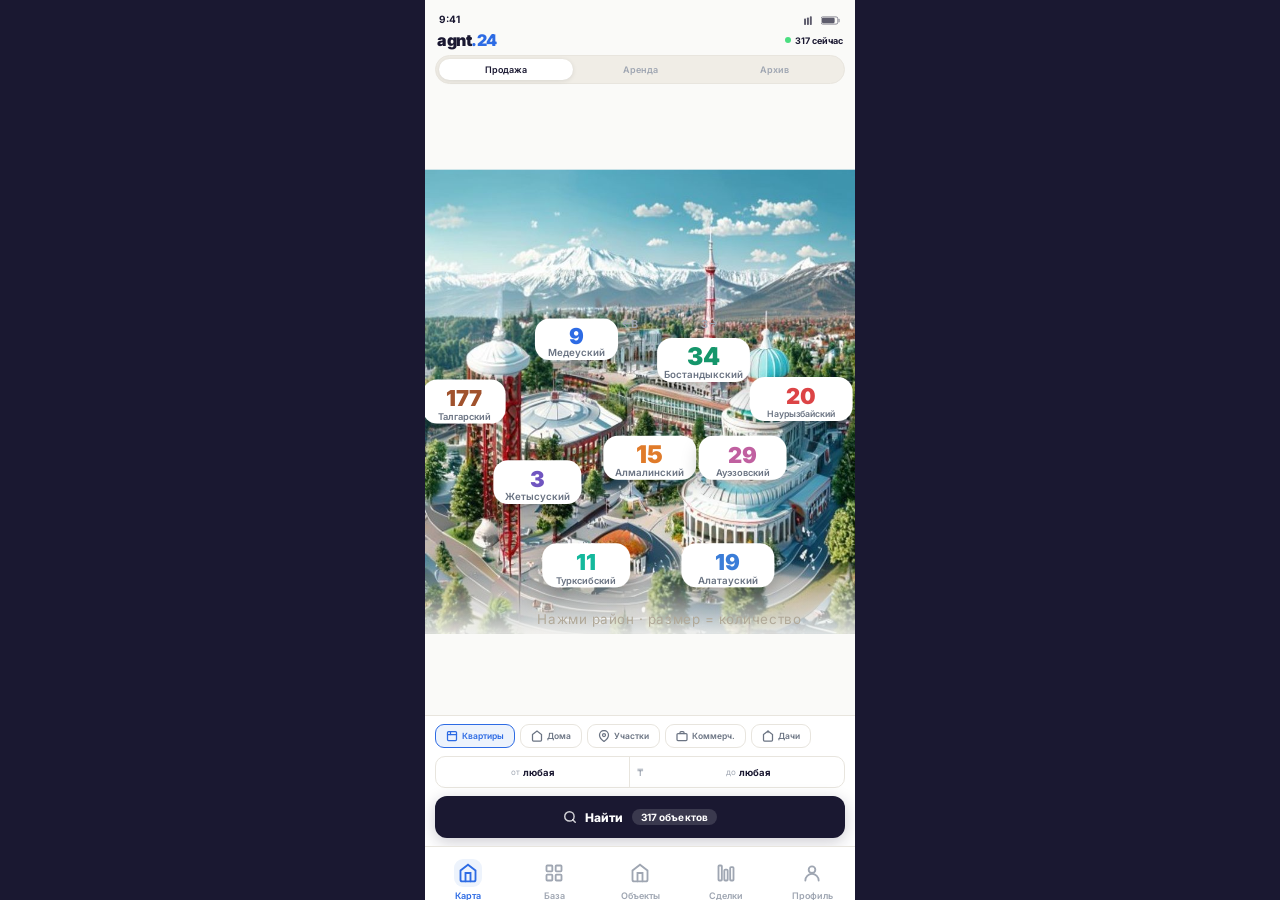
<file: projects/agnt-24-app/index.html>
<!DOCTYPE html>
<html lang="ru">
<head>
<meta charset="UTF-8">
<meta name="viewport" content="width=device-width, initial-scale=1, viewport-fit=cover">
<meta name="mobile-web-app-capable" content="yes">
<meta name="apple-mobile-web-app-capable" content="yes">
<meta name="apple-mobile-web-app-status-bar-style" content="black-translucent">
<meta name="theme-color" content="#1a1831">
<title>agnt.24</title>
<link rel="manifest" href="manifest.json">
<link rel="icon" href="icon.svg" type="image/svg+xml">
<link rel="apple-touch-icon" href="icon.svg">
<link rel="stylesheet" href="css/styles.css">
<script>
(function(){
  var TAB_H = 64;   // tab bar (виден на всех экранах)
  var FEED_HDR = 52; // feed header
  function setH(){
    var h = window.innerHeight;
    var s = document.documentElement.style;
    s.setProperty('--app-h', h + 'px');
    s.setProperty('--card-h', (h - TAB_H) + 'px');            // map/base screens
    s.setProperty('--feed-card-h', (h - FEED_HDR - TAB_H) + 'px'); // feed cards (над таб-баром)
  }
  setH();
  window.addEventListener('resize', setH);
  window.addEventListener('orientationchange', function(){ setTimeout(setH, 200); });
})();
</script>
</head>
<body>
<div id="app">

  <!-- ══════════════ SCREEN 1: MAP ══════════════ -->
  <div id="screen-map" class="screen active with-tabs">

    <!-- Status bar -->
    <div class="status-bar">
      <span class="time">9:41</span>
      <div class="icons">
        <svg width="13" height="9" viewBox="0 0 20 14" fill="#1a1831" opacity=".7"><rect x="0" y="4" width="3" height="10" rx="1"/><rect x="4.5" y="2.5" width="3" height="11.5" rx="1"/><rect x="9" y="0.5" width="3" height="13.5" rx="1"/></svg>
        <svg width="20" height="9" viewBox="0 0 44 18" fill="none"><rect x="0" y="1" width="37" height="16" rx="4" stroke="#1a1831" stroke-width="1.5" opacity=".7"/><rect x="38.5" y="5" width="3" height="8" rx="1.5" fill="#1a1831" opacity=".35"/><rect x="2" y="3" width="28" height="12" rx="2.5" fill="#1a1831" opacity=".7"/></svg>
      </div>
    </div>

    <!-- Header -->
    <div class="map-hdr1">
      <div class="logo">agnt<span>.24</span></div>
      <div class="live-chip">
        <div class="live-dot"></div>
        <span id="liveCount">319 сейчас</span>
      </div>
    </div>

    <!-- Trio toggle -->
    <div class="trio">
      <div class="trio-btn on" data-mode="sale">Продажа</div>
      <div class="trio-btn" data-mode="rent">Аренда</div>
      <div class="trio-btn" data-mode="archive">Архив</div>
    </div>

    <!-- Archive date (hidden by default) -->
    <div id="archDateStrip" class="arch-date-strip">
      <svg width="10" height="10" viewBox="0 0 24 24" fill="none" stroke="currentColor" stroke-width="2" stroke-linecap="round"><circle cx="12" cy="12" r="10"/><polyline points="12 6 12 12 16 14"/></svg>
      23 июня — 30 июня · за 7 дней
    </div>

    <!-- MAP SVG (south-up: mountains at top) -->
    <div class="map-area">
      <svg id="mapSvg" viewBox="-24 0 176 190" xmlns="http://www.w3.org/2000/svg" font-family="Inter,sans-serif" preserveAspectRatio="xMidYMid meet">
        <defs>
          <!-- Drop shadow for badges -->
          <filter id="bub-shadow" x="-45%" y="-45%" width="190%" height="210%">
            <feDropShadow dx="0" dy="3.5" stdDeviation="3.5" flood-color="#000000" flood-opacity="0.22"/>
          </filter>
          <!-- Дымка снизу для читаемости подсказки поверх фонового фото -->
          <linearGradient id="bottom-haze" x1="0" y1="0" x2="0" y2="1">
            <stop offset="0%" stop-color="rgba(250,250,248,0)"/>
            <stop offset="100%" stop-color="rgba(250,250,248,0.88)"/>
          </linearGradient>
        </defs>

        <!-- Единая сцена "город в миниатюре" — фон вместо нарисованных гор/улиц -->
        <clipPath id="clip-map-scene"><rect x="-24" y="0" width="176" height="190"/></clipPath>
        <image href="images/map-city-scene.jpg" x="-24" y="0" width="176" height="190"
          clip-path="url(#clip-map-scene)" preserveAspectRatio="xMidYMid slice"/>
        <!-- лёгкая дымка снизу — читаемость подсказки "Нажми район" поверх фото -->
        <rect x="-24" y="160" width="176" height="30" fill="url(#bottom-haze)"/>

        <!-- ── РАЙОНЫ — БЕЙДЖИ-СЧЁТЧИКИ (не пузыри, не фото) ── -->
        <!-- Ориентация жителя Алматы: Горы=верх(юг) · Восток=лево · Запад=право · Север=низ -->
        <!-- Порядок В→З (лево→право): меде → жет/турк → алма(центр) → ауэз/бост → наур → алат -->

        <!-- МЕДЕУСКИЙ (юго-восток = верх-лево) -->
        <g class="bubble-g" data-district="mede" cursor="pointer">
          <rect class="badge-bg" x="21" y="61" width="34" height="17" rx="6" filter="url(#bub-shadow)"/>
          <text x="38" y="71.5" text-anchor="middle" font-size="9" font-weight="900" class="bubble-count">37</text>
          <text x="38" y="76.5" text-anchor="middle" font-size="4" font-weight="600" class="bubble-name">Медеуский</text>
        </g>

        <!-- БОСТАНДЫКСКИЙ (юг, центр-право) -->
        <g class="bubble-g" data-district="bost" cursor="pointer">
          <rect class="badge-bg" x="71" y="69" width="38" height="18" rx="6" filter="url(#bub-shadow)"/>
          <text x="90" y="80" text-anchor="middle" font-size="10" font-weight="900" class="bubble-count">59</text>
          <text x="90" y="85.5" text-anchor="middle" font-size="4" font-weight="600" class="bubble-name">Бостандыкский</text>
        </g>

        <!-- НАУРЫЗБАЙСКИЙ (юго-запад = верх-право) -->
        <g class="bubble-g" data-district="naur" cursor="pointer">
          <rect class="badge-bg" x="109" y="85" width="42" height="18" rx="6" filter="url(#bub-shadow)"/>
          <text x="130" y="96" text-anchor="middle" font-size="9" font-weight="900" class="bubble-count">41</text>
          <text x="130" y="101.5" text-anchor="middle" font-size="3.6" font-weight="600" class="bubble-name">Наурызбайский</text>
        </g>

        <!-- ЖЕТЫСУСКИЙ (восток = лево) -->
        <g class="bubble-g" data-district="zhet" cursor="pointer">
          <rect class="badge-bg" x="4" y="119" width="36" height="18" rx="6" filter="url(#bub-shadow)"/>
          <text x="22" y="130" text-anchor="middle" font-size="9" font-weight="900" class="bubble-count">48</text>
          <text x="22" y="135.5" text-anchor="middle" font-size="4" font-weight="600" class="bubble-name">Жетысуский</text>
        </g>

        <!-- АЛМАЛИНСКИЙ (исторический центр) -->
        <g class="bubble-g" data-district="alma" cursor="pointer">
          <rect class="badge-bg" x="49" y="109" width="38" height="18" rx="6" filter="url(#bub-shadow)"/>
          <text x="68" y="120" text-anchor="middle" font-size="10" font-weight="900" class="bubble-count">63</text>
          <text x="68" y="125.5" text-anchor="middle" font-size="4" font-weight="600" class="bubble-name">Алмалинский</text>
        </g>

        <!-- АУЭЗОВСКИЙ (запад = право) -->
        <g class="bubble-g" data-district="auez" cursor="pointer">
          <rect class="badge-bg" x="88" y="109" width="36" height="18" rx="6" filter="url(#bub-shadow)"/>
          <text x="106" y="120" text-anchor="middle" font-size="9" font-weight="900" class="bubble-count">48</text>
          <text x="106" y="125.5" text-anchor="middle" font-size="3.8" font-weight="600" class="bubble-name">Ауэзовский</text>
        </g>

        <!-- АЛАТАУСКИЙ (северо-запад = низ-право) -->
        <g class="bubble-g" data-district="alat" cursor="pointer">
          <rect class="badge-bg" x="81" y="153" width="38" height="18" rx="6" filter="url(#bub-shadow)"/>
          <text x="100" y="164" text-anchor="middle" font-size="9" font-weight="900" class="bubble-count">45</text>
          <text x="100" y="169.5" text-anchor="middle" font-size="4" font-weight="600" class="bubble-name">Алатауский</text>
        </g>

        <!-- ТУРКСИБСКИЙ (северо-восток = низ-лево) -->
        <g class="bubble-g" data-district="turk" cursor="pointer">
          <rect class="badge-bg" x="24" y="153" width="36" height="18" rx="6" filter="url(#bub-shadow)"/>
          <text x="42" y="164" text-anchor="middle" font-size="9" font-weight="900" class="bubble-count">26</text>
          <text x="42" y="169.5" text-anchor="middle" font-size="3.8" font-weight="600" class="bubble-name">Турксибский</text>
        </g>

        <!-- ТАЛГАРСКИЙ (пригород восточнее города — за пределами Алматы, ещё левее Медеуского) -->
        <!-- Landmark: Halyk Arena (по явной просьбе владельца) — на общем фоне не виден отдельно,
             обозначен только бейджем на своей compass-корректной позиции. -->
        <g class="bubble-g" data-district="talgar" cursor="pointer">
          <rect class="badge-bg" x="-25" y="86" width="34" height="18" rx="6" filter="url(#bub-shadow)"/>
          <text x="-8" y="97" text-anchor="middle" font-size="9" font-weight="900" class="bubble-count">0</text>
          <text x="-8" y="102.5" text-anchor="middle" font-size="3.8" font-weight="600" class="bubble-name">Талгарский</text>
        </g>

        <!-- Compass: горы=верх(Ю), восток=лево(←), запад=право(→) -->
        <g transform="translate(76,62)">
          <text x="-13" y="3" text-anchor="end" font-size="4.5" font-weight="700" fill="#9fa6b2">←В</text>
          <text x="13" y="3" text-anchor="start" font-size="4.5" font-weight="700" fill="#9fa6b2">З→</text>
        </g>

        <text x="76" y="186" text-anchor="middle" font-size="5.5" fill="#b0a898" letter-spacing=".04em">Нажми район · размер = количество</text>
      </svg>
    </div>

    <!-- Bottom panel -->
    <div class="map-bottom">

      <!-- Type chips -->
      <div class="types-row">
        <div class="type-chip on" data-type="apt">
          <svg width="12" height="12" viewBox="0 0 24 24" fill="none" stroke="currentColor" stroke-width="2.5" stroke-linecap="round"><rect x="3" y="3" width="18" height="18" rx="2"/><line x1="3" y1="9" x2="21" y2="9"/><line x1="9" y1="3" x2="9" y2="9"/></svg>
          Квартиры
        </div>
        <div class="type-chip" data-type="house">
          <svg width="12" height="12" viewBox="0 0 24 24" fill="none" stroke="currentColor" stroke-width="2.5" stroke-linecap="round"><path d="M3 9l9-7 9 7v11a2 2 0 01-2 2H5a2 2 0 01-2-2z"/></svg>
          Дома
        </div>
        <div class="type-chip" data-type="land">
          <svg width="12" height="12" viewBox="0 0 24 24" fill="none" stroke="currentColor" stroke-width="2.5" stroke-linecap="round"><path d="M21 10c0 7-9 13-9 13S3 17 3 10a9 9 0 0118 0z"/><circle cx="12" cy="10" r="3"/></svg>
          Участки
        </div>
        <div class="type-chip" data-type="comm">
          <svg width="12" height="12" viewBox="0 0 24 24" fill="none" stroke="currentColor" stroke-width="2.5" stroke-linecap="round"><rect x="2" y="7" width="20" height="14" rx="2"/><path d="M16 7V5a2 2 0 00-2-2h-4a2 2 0 00-2 2v2"/></svg>
          Коммерч.
        </div>
        <div class="type-chip" data-type="dacha">
          <svg width="12" height="12" viewBox="0 0 24 24" fill="none" stroke="currentColor" stroke-width="2.5" stroke-linecap="round"><path d="M3 9l9-7 9 7v11a2 2 0 01-2 2H5a2 2 0 01-2-2z"/><line x1="12" y1="2" x2="12" y2="5"/></svg>
          Дачи
        </div>
      </div>

      <!-- Price pill -->
      <div class="price-pill">
        <div class="pp-half">
          <span class="pp-sub">от</span>
          <span id="ppFromVal">любая</span>
        </div>
        <div class="pp-unit">₸</div>
        <div class="pp-half">
          <span class="pp-sub">до</span>
          <span id="ppToVal">любая</span>
        </div>
      </div>

      <!-- Find -->
      <div class="find-btn" id="findBtn">
        <svg width="14" height="14" viewBox="0 0 24 24" fill="none" stroke="rgba(255,255,255,.8)" stroke-width="2.5" stroke-linecap="round"><circle cx="11" cy="11" r="8"/><line x1="21" y1="21" x2="16.65" y2="16.65"/></svg>
        Найти
        <div class="find-count">3 объекта</div>
      </div>
    </div>
  </div>

  <!-- ══════════════ SCREEN 2: DISTRICT DETAIL ══════════════ -->
  <div id="screen-district" class="screen slide-below dark-screen with-tabs">
    <div class="ds-status-bar">
      <span class="time" style="color:rgba(255,255,255,.8)">9:41</span>
    </div>
    <div class="ds-header">
      <div class="ds-back" id="dsBack">
        <svg width="9" height="9" viewBox="0 0 24 24" fill="none" stroke="white" stroke-width="2.5" stroke-linecap="round"><polyline points="15 18 9 12 15 6"/></svg>
      </div>
      <div class="ds-info">
        <div class="ds-name" id="dsName">Бостандыкский</div>
        <div class="ds-sub" id="dsSub">274 объекта · 57 новых сегодня</div>
      </div>
    </div>
    <div class="time-tabs" id="districtTimeTabs">
      <div class="ttab on" data-time="24h">24 часа</div>
      <div class="ttab" data-time="3d">3 дня</div>
      <div class="ttab" data-time="week">Неделя</div>
    </div>
    <div class="type-grid" id="typeGrid"></div>
  </div>

  <!-- ══════════════ SCREEN 2.5: FILTERS ══════════════ -->
  <div id="screen-filter" class="screen slide-below dark-screen with-tabs">
    <div class="ds-status-bar">
      <span class="time" style="color:rgba(255,255,255,.8)">9:41</span>
    </div>
    <div class="ds-header">
      <div class="ds-back" id="filtBack">
        <svg width="9" height="9" viewBox="0 0 24 24" fill="none" stroke="white" stroke-width="2.5" stroke-linecap="round"><polyline points="15 18 9 12 15 6"/></svg>
      </div>
      <div class="ds-info">
        <div class="ds-name" id="filtTitle">Квартиры · Бостандык.</div>
        <div class="ds-sub" id="filtSub">57 объектов</div>
      </div>
    </div>
    <div class="time-tabs" id="filterTimeTabs">
      <div class="ttab on" data-time="24h">24 часа</div>
      <div class="ttab" data-time="3d">3 дня</div>
      <div class="ttab" data-time="week">Неделя</div>
    </div>
    <div class="filt-scroll" id="filtScroll"></div>
    <div class="filt-apply-wrap">
      <div class="filt-apply" id="filtApply">
        <svg width="14" height="14" viewBox="0 0 24 24" fill="none" stroke="white" stroke-width="2.5" stroke-linecap="round"><polyline points="20 6 9 17 4 12"/></svg>
        Показать <span id="filtCount">0</span>
      </div>
    </div>
  </div>

  <!-- ══════════════ SCREEN 3: FEED ══════════════ -->
  <div id="screen-feed" class="screen slide-below with-tabs">
    <div class="feed-hdr" id="feedHdr">
      <div class="fh-back" id="feedBack">
        <svg width="9" height="9" viewBox="0 0 24 24" fill="none" stroke="currentColor" stroke-width="2.5" stroke-linecap="round"><polyline points="15 18 9 12 15 6"/></svg>
      </div>
      <div class="fh-crumb" id="feedCrumb">Квартиры · Бостандык.</div>
      <div class="fh-time" id="feedTimeChip">24ч</div>
    </div>
    <div class="feed-wrapper" id="feedWrapper">
      <!-- Cards injected by JS -->
    </div>
  </div>

  <!-- ══════════════ SCREEN 3: MY BASE ══════════════ -->
  <div id="screen-base" class="screen slide-below with-tabs">

    <div class="base-header">
      <div class="base-title">Моя База</div>
      <div class="base-sub" id="baseSubtitle">0 объектов</div>
    </div>

    <!-- Segment: В работе / Сохранённые -->
    <div class="seg-tabs">
      <div class="seg-btn on" data-seg="claimed">В работе</div>
      <div class="seg-btn" data-seg="saved">Сохранённые</div>
    </div>

    <div class="base-scroll" id="baseScroll">
      <!-- Injected by JS -->
    </div>
  </div>

  <!-- ══════════════ SCREEN 4: PROFILE ══════════════ -->
  <div id="screen-profile" class="screen slide-below with-tabs" style="display:flex;flex-direction:column;">

    <div class="profile-header">
      <div class="profile-row">
        <div class="profile-avatar">А</div>
        <div>
          <div class="profile-name">Айтуанзе</div>
          <div class="profile-company">agnt.24 · Алматы</div>
          <div class="sub-badge">
            <svg width="9" height="9" viewBox="0 0 24 24" fill="none" stroke="currentColor" stroke-width="2.5" stroke-linecap="round"><path d="M22 11.08V12a10 10 0 11-5.93-9.14"/><polyline points="22 4 12 14.01 9 11.01"/></svg>
            Подписка активна
          </div>
        </div>
      </div>
    </div>

    <div class="profile-scroll">
      <div class="stat-row">
        <div class="stat-card">
          <div class="stat-num" id="statClaimed">0</div>
          <div class="stat-lbl">В работе</div>
        </div>
        <div class="stat-card">
          <div class="stat-num" id="statSaved">0</div>
          <div class="stat-lbl">Сохранено</div>
        </div>
        <div class="stat-card">
          <div class="stat-num">7</div>
          <div class="stat-lbl">Дней в подписке</div>
        </div>
      </div>

      <div class="mop-transfers-card" id="mopTransfersCard" style="display:none">
        <div>
          <div class="mtc-title">Заявки на перенос</div>
          <div class="mtc-count" id="mopTransfersCount">0 ожидают</div>
        </div>
        <svg width="16" height="16" viewBox="0 0 24 24" fill="none" stroke="var(--blue)" stroke-width="2.5" stroke-linecap="round"><polyline points="9 18 15 12 9 6"/></svg>
      </div>

      <div class="mop-transfers-card" id="superAgenciesCard" style="display:none">
        <div>
          <div class="mtc-title">Мои агентства</div>
          <div class="mtc-count" id="superAgenciesCount">0 агентств</div>
        </div>
        <svg width="16" height="16" viewBox="0 0 24 24" fill="none" stroke="var(--blue)" stroke-width="2.5" stroke-linecap="round"><polyline points="9 18 15 12 9 6"/></svg>
      </div>

      <div class="mop-transfers-card" id="teamCard" style="display:none">
        <div>
          <div class="mtc-title">Моя команда</div>
          <div class="mtc-count" id="teamCount">0 человек</div>
        </div>
        <svg width="16" height="16" viewBox="0 0 24 24" fill="none" stroke="var(--blue)" stroke-width="2.5" stroke-linecap="round"><polyline points="9 18 15 12 9 6"/></svg>
      </div>

      <div class="rating-card" id="ratingCard">
        <div class="rating-top">
          <div class="rating-stars-row">
            <svg width="18" height="18" viewBox="0 0 24 24" fill="#f5b400"><polygon points="12 2 15 9 22 9.5 16.5 14.5 18 22 12 18 6 22 7.5 14.5 2 9.5 9 9"/></svg>
            <span id="ratingValue">5.0</span>
          </div>
          <div class="rating-tier-badge" id="ratingTierBadge">Бронза</div>
        </div>
        <div class="rating-sub" id="ratingSub">0 объектов в работе · дисциплина 100%</div>
        <div class="rating-progress-track"><div class="rating-progress-fill" id="ratingProgressFill" style="width:0%"></div></div>
        <div class="rating-progress-lbl" id="ratingProgressLbl"></div>
        <div class="rating-perks" id="ratingPerks"></div>
      </div>

      <div class="settings-section">
        <div class="settings-row" id="notifSettingsRow">
          <div class="sr-left">
            <div class="sr-ico" style="background:#edf3fc;"><svg width="14" height="14" viewBox="0 0 24 24" fill="none" stroke="#2d6be4" stroke-width="2.5" stroke-linecap="round"><circle cx="12" cy="12" r="3"/><path d="M19.07 4.93a10 10 0 010 14.14"/><path d="M4.93 4.93a10 10 0 000 14.14"/></svg></div>
            <span class="sr-label">Уведомления</span>
          </div>
          <span class="sr-status" id="notifStatus"></span>
        </div>
        <div class="settings-row" id="subSettingsRow">
          <div class="sr-left">
            <div class="sr-ico" style="background:#f5f0eb;"><svg width="14" height="14" viewBox="0 0 24 24" fill="none" stroke="#9fa6b2" stroke-width="2.5" stroke-linecap="round"><rect x="3" y="11" width="18" height="11" rx="2"/><path d="M7 11V7a5 5 0 0110 0v4"/></svg></div>
            <span class="sr-label">Подписка агентства</span>
          </div>
          <svg class="sr-arrow" width="16" height="16" viewBox="0 0 24 24" fill="none" stroke="currentColor" stroke-width="2" stroke-linecap="round"><polyline points="9 18 15 12 9 6"/></svg>
        </div>
        <div class="settings-row" id="myProfileRow">
          <div class="sr-left">
            <div class="sr-ico" style="background:#fef3ec;"><svg width="14" height="14" viewBox="0 0 24 24" fill="none" stroke="#e07b2a" stroke-width="2.5" stroke-linecap="round"><circle cx="12" cy="8" r="4"/><path d="M20 21a8 8 0 10-16 0"/></svg></div>
            <span class="sr-label">Мой профиль</span>
          </div>
          <svg class="sr-arrow" width="16" height="16" viewBox="0 0 24 24" fill="none" stroke="currentColor" stroke-width="2" stroke-linecap="round"><polyline points="9 18 15 12 9 6"/></svg>
        </div>
      </div>

      <div class="settings-section">
        <div class="settings-row sr-signout" style="color:#dc4446;cursor:pointer">
          <div class="sr-left">
            <div class="sr-ico" style="background:#fef0f0;"><svg width="14" height="14" viewBox="0 0 24 24" fill="none" stroke="#dc4446" stroke-width="2.5" stroke-linecap="round"><path d="M9 21H5a2 2 0 01-2-2V5a2 2 0 012-2h4"/><polyline points="16 17 21 12 16 7"/><line x1="21" y1="12" x2="9" y2="12"/></svg></div>
            <span class="sr-label" style="color:#dc4446;">Выйти</span>
          </div>
        </div>
      </div>
    </div>
  </div>

  <!-- ══════════════ SCREEN: EDIT LISTING ══════════════ -->
  <div id="screen-edit-listing" class="screen slide-below">
    <div class="ed-header">
      <button class="ed-back" id="edBackBtn">
        <svg width="20" height="20" viewBox="0 0 24 24" fill="none" stroke="#1a1a2e" stroke-width="2.5" stroke-linecap="round"><polyline points="15 18 9 12 15 6"/></svg>
      </button>
      <div class="ed-serial" id="edSerial">МО-0001</div>
      <div style="width:40px"></div>
    </div>

    <div class="ed-scroll" id="edScroll">

      <!-- ФОТО -->
      <div class="ed-photos" id="edPhotos"><!-- thumbnails rendered by JS --></div>
      <input type="file" id="edFileInput" accept="image/*" multiple style="display:none">

      <!-- КАТЕГОРИЯ -->
      <div class="ed-section">
        <div class="ed-label">Категория</div>
        <div class="ed-chips" id="edCategory">
          <div class="ed-chip on" data-val="apt">Квартира</div>
          <div class="ed-chip" data-val="house">Дом</div>
          <div class="ed-chip" data-val="land">Участок</div>
          <div class="ed-chip" data-val="comm">Коммерч.</div>
          <div class="ed-chip" data-val="dacha">Дача</div>
        </div>
      </div>

      <!-- ЦЕНА -->
      <div class="ed-section">
        <div class="ed-label">Цена, ₸</div>
        <input class="ed-input" id="edPrice" type="number" inputmode="numeric" placeholder="0">
      </div>

      <!-- КОМНАТ -->
      <div class="ed-section">
        <div class="ed-label">Комнат</div>
        <div class="ed-chips" id="edRooms">
          <div class="ed-chip" data-val="0">Студия</div>
          <div class="ed-chip" data-val="1">1</div>
          <div class="ed-chip" data-val="2">2</div>
          <div class="ed-chip" data-val="3">3</div>
          <div class="ed-chip" data-val="4">4</div>
          <div class="ed-chip" data-val="5">5+</div>
        </div>
      </div>

      <!-- ПЛОЩАДЬ + ЭТАЖ -->
      <div class="ed-row2">
        <div class="ed-section">
          <div class="ed-label">Площадь, м²</div>
          <input class="ed-input" id="edArea" type="number" inputmode="decimal" placeholder="0">
        </div>
        <div class="ed-section">
          <div class="ed-label">Этаж / Этажей</div>
          <div class="ed-floor-row">
            <input class="ed-input" id="edFloor" type="number" inputmode="numeric" placeholder="1">
            <span class="ed-slash">/</span>
            <input class="ed-input" id="edFloors" type="number" inputmode="numeric" placeholder="9">
          </div>
        </div>
      </div>

      <!-- ТИП ДОМА -->
      <div class="ed-section">
        <div class="ed-label">Тип дома</div>
        <div class="ed-chips" id="edBuildType">
          <div class="ed-chip" data-val="монолит">Монолит</div>
          <div class="ed-chip" data-val="кирпич">Кирпич</div>
          <div class="ed-chip" data-val="панель">Панель</div>
          <div class="ed-chip" data-val="вторичка">Вторичка</div>
        </div>
      </div>

      <!-- СОСТОЯНИЕ -->
      <div class="ed-section">
        <div class="ed-label">Состояние</div>
        <div class="ed-chips" id="edCondition">
          <div class="ed-chip" data-val="отличное">Отличное</div>
          <div class="ed-chip" data-val="хорошее">Хорошее</div>
          <div class="ed-chip" data-val="среднее">Среднее</div>
          <div class="ed-chip" data-val="ремонт">Требует ремонта</div>
        </div>
      </div>

      <!-- АДРЕС -->
      <div class="ed-section">
        <div class="ed-label">Адрес</div>
        <input class="ed-input" id="edAddress" type="text" placeholder="ул. Абая, 10">
      </div>

      <!-- ОПИСАНИЕ -->
      <div class="ed-section">
        <div class="ed-label">Описание объекта</div>
        <textarea class="ed-textarea" id="edDesc" placeholder="Расскажите об объекте, особенности, инфраструктура..."></textarea>
      </div>

      <!-- КОНТАКТ ХОЗЯИНА -->
      <div class="ed-section">
        <div class="ed-label">Контакт хозяина</div>
        <input class="ed-input" id="edOwnerName" type="text" placeholder="Имя хозяина">
        <input class="ed-input ed-input-mt" id="edOwnerPhone" type="tel" placeholder="+7 777 000 00 00">
      </div>

      <!-- ЗАМЕТКА МОП -->
      <div class="ed-mop-note">
        <svg width="14" height="14" viewBox="0 0 24 24" fill="none" stroke="#2d6be4" stroke-width="2" stroke-linecap="round"><circle cx="12" cy="12" r="10"/><line x1="12" y1="8" x2="12" y2="12"/><line x1="12" y1="16" x2="12.01" y2="16"/></svg>
        Объект закреплён за вами в рамках агентства. Передача другому риэлтору требует подтверждения МОП.
      </div>

      <!-- КНОПКИ -->
      <div class="ed-actions">
        <button class="ed-save-btn" id="edSaveBtn">Сохранить изменения</button>
        <button class="ed-transfer-btn" id="edTransferBtn">Передать коллеге</button>
        <button class="ed-remove-btn" id="edRemoveBtn">Снять с работы</button>
      </div>

    </div>
  </div>

  <!-- ══════════════ TAB BAR ══════════════ -->
  <div class="tab-bar" id="tabBar">
    <div class="tab-item on" data-tab="map">
      <div class="tab-ico">
        <svg width="20" height="20" viewBox="0 0 24 24" fill="none" stroke="currentColor" stroke-width="2.2" stroke-linecap="round"><path d="M3 9l9-7 9 7v11a2 2 0 01-2 2H5a2 2 0 01-2-2z"/><polyline points="9 22 9 12 15 12 15 22"/></svg>
      </div>
      <span class="tab-lbl">Карта</span>
    </div>
<div class="tab-item" data-tab="base">
      <div class="tab-ico">
        <svg width="20" height="20" viewBox="0 0 24 24" fill="none" stroke="currentColor" stroke-width="2.2" stroke-linecap="round"><rect x="3" y="3" width="7" height="7" rx="1"/><rect x="14" y="3" width="7" height="7" rx="1"/><rect x="3" y="14" width="7" height="7" rx="1"/><rect x="14" y="14" width="7" height="7" rx="1"/></svg>
      </div>
      <span class="tab-lbl">База</span>
    </div>
    <div class="tab-item" data-tab="properties">
      <div class="tab-ico">
        <svg width="20" height="20" viewBox="0 0 24 24" fill="none" stroke="currentColor" stroke-width="2.2" stroke-linecap="round"><path d="M3 9l9-7 9 7v11a2 2 0 01-2 2H5a2 2 0 01-2-2z"/><polyline points="9 22 9 12 15 12 15 22"/></svg>
      </div>
      <span class="tab-lbl">Объекты</span>
    </div>
    <div class="tab-item" data-tab="crm">
      <span class="tab-badge" id="crmBadge"></span>
      <div class="tab-ico">
        <svg width="20" height="20" viewBox="0 0 24 24" fill="none" stroke="currentColor" stroke-width="2.2" stroke-linecap="round"><rect x="3" y="3" width="4" height="18" rx="1"/><rect x="10" y="8" width="4" height="13" rx="1"/><rect x="17" y="5" width="4" height="16" rx="1"/></svg>
      </div>
      <span class="tab-lbl">Сделки</span>
    </div>
    <div class="tab-item" data-tab="profile">
      <div class="tab-ico">
        <svg width="20" height="20" viewBox="0 0 24 24" fill="none" stroke="currentColor" stroke-width="2.2" stroke-linecap="round"><circle cx="12" cy="8" r="4"/><path d="M20 21a8 8 0 10-16 0"/></svg>
      </div>
      <span class="tab-lbl">Профиль</span>
    </div>
  </div>


  <!-- ══════ SCREEN AUTH (агент) ══════ -->
  <div id="screen-auth" class="screen slide-below auth-screen">
    <div class="auth-logo">agnt<span>.24</span></div>
    <div class="auth-tagline">Платформа для риэлторов Алматы</div>
    <div class="auth-card">
      <div class="auth-title">Вход для агентов</div>
      <div id="authError" class="auth-error" style="display:none"></div>
      <input id="authEmail" class="auth-input" type="email" placeholder="Email" autocomplete="email">
      <input id="authPassword" class="auth-input" type="password" placeholder="Пароль" autocomplete="current-password">
      <button id="authSubmit" class="auth-btn">Войти</button>
      <div class="auth-divider">Покупаете квартиру?</div>
      <button id="authBuyerBtn" class="auth-btn-secondary">Смотреть объекты →</button>
    </div>
  </div>

  <!-- ══════ SCREEN: ПРИНЯТЬ ПРИГЛАШЕНИЕ ══════ -->
  <div id="screen-invite-accept" class="screen slide-below auth-screen">
    <div class="auth-logo">agnt<span>.24</span></div>
    <div id="inviteTagline" class="auth-tagline">Приглашение в агентство</div>
    <div class="auth-card">
      <div id="inviteTitle" class="auth-title">Загрузка приглашения…</div>
      <div id="inviteError" class="auth-error" style="display:none"></div>
      <button id="inviteToLogin" class="auth-btn-secondary" style="display:none">← Войти в свой аккаунт</button>
      <div id="inviteForm" style="display:none">
        <input id="inviteName"  class="auth-input" type="text" placeholder="Ваше имя">
        <input id="invitePhone" class="auth-input" type="tel" placeholder="+7 777 000 00 00">
        <input id="invitePassword" class="auth-input" type="password" placeholder="Придумайте пароль (мин. 6 символов)">
        <button id="inviteSubmit" class="auth-btn">Зарегистрироваться</button>
      </div>
    </div>
  </div>

  <!-- ══════ SCREEN PHONE OTP (покупатель) ══════ -->
  <div id="screen-phone-otp" class="screen slide-below auth-screen">
    <div class="auth-logo">agnt<span>.24</span></div>
    <div class="auth-card">
      <div id="otpTitle" class="auth-title">Введите номер телефона</div>
      <div id="otpSub" class="auth-sub">Чтобы увидеть контакт агента</div>
      <div id="otpError" class="auth-error" style="display:none"></div>
      <div id="otpPhoneStep">
        <input id="otpPhone" class="auth-input" type="tel" placeholder="+7 777 000 00 00" autocomplete="tel">
        <button id="otpSendBtn" class="auth-btn">Получить код</button>
        <button id="otpSkipBtn" class="auth-btn-secondary" style="margin-top:8px">← Назад</button>
      </div>
      <div id="otpCodeStep" style="display:none">
        <input id="otpCode" class="auth-input" type="number" placeholder="Код из SMS">
        <button id="otpVerifyBtn" class="auth-btn">Подтвердить</button>
      </div>
    </div>
  </div>

  <!-- ══════ SCREEN: МОИ ОБЪЕКТЫ (агент) ══════ -->
  <div id="screen-properties" class="screen slide-below with-tabs">
    <div class="ds-status-bar"></div>
    <div class="agent-screen-hdr">
      <div class="agent-screen-title">Мои объекты</div>
      <button id="propAddBtn" class="prop-add-btn">+ Добавить</button>
    </div>
    <div id="propList" class="prop-list"></div>
  </div>

  <!-- ══════ SCREEN: РЕДАКТОР ОБЪЕКТА ══════ -->
  <div id="screen-prop-editor" class="screen slide-below">
    <div class="ds-status-bar"></div>
    <div class="agent-screen-hdr">
      <div id="propEditorBack" class="ds-back" style="color:var(--ink)">
        <svg width="9" height="9" viewBox="0 0 24 24" fill="none" stroke="currentColor" stroke-width="2.5" stroke-linecap="round"><polyline points="15 18 9 12 15 6"/></svg>
      </div>
      <div id="propEditorTitle" class="agent-screen-title" style="margin-left:10px">Новый объект</div>
      <button id="propSaveBtn" class="prop-draft-btn">Черновик</button>
      <button id="propPublishBtn" class="prop-publish-btn">Опубликовать</button>
    </div>
    <div class="prop-editor-scroll">
      <div class="pe-section-label">Фото (до 10)</div>
      <div id="pePhotosRow" class="pe-photos-row">
        <label class="pe-photo-add">
          <input id="pePhotoInput" type="file" accept="image/*" multiple style="display:none">
          <svg width="24" height="24" viewBox="0 0 24 24" fill="none" stroke="var(--ink3)" stroke-width="2"><line x1="12" y1="5" x2="12" y2="19"/><line x1="5" y1="12" x2="19" y2="12"/></svg>
        </label>
      </div>
      <div class="pe-section-label">Тип объекта</div>
      <div class="pe-chips-row" id="peTypeChips">
        <div class="pe-chip on" data-val="apt">Квартира</div>
        <div class="pe-chip" data-val="house">Дом</div>
        <div class="pe-chip" data-val="land">Участок</div>
        <div class="pe-chip" data-val="commercial">Коммерч.</div>
        <div class="pe-chip" data-val="dacha">Дача</div>
      </div>
      <div class="pe-section-label">Район</div>
      <select id="peDistrict" class="pe-input"></select>
      <div class="pe-section-label">Адрес</div>
      <input id="peAddress" class="pe-input" placeholder="пр. Достык, 180" type="text">
      <div class="pe-row">
        <div class="pe-field"><div class="pe-section-label">Цена (₸)</div><input id="pePrice" class="pe-input" placeholder="45000000" type="number"></div>
        <div class="pe-field"><div class="pe-section-label">Площадь (м²)</div><input id="peArea" class="pe-input" placeholder="65" type="number"></div>
      </div>
      <div class="pe-row">
        <div class="pe-field"><div class="pe-section-label">Комнат</div><input id="peRooms" class="pe-input" placeholder="2" type="number"></div>
        <div class="pe-field"><div class="pe-section-label">Этаж / Всего</div><input id="peFloor" class="pe-input" placeholder="4 / 9" type="text"></div>
      </div>
      <div class="pe-section-label">Описание</div>
      <textarea id="peDesc" class="pe-input" rows="3" placeholder="Описание объекта..."></textarea>
      <div class="pe-section-label" style="margin-top:16px">Собственник (только агент видит)</div>
      <input id="peOwnerName"  class="pe-input" placeholder="Имя собственника" type="text">
      <input id="peOwnerPhone" class="pe-input" placeholder="+7 777 000 00 00" type="tel">
      <button id="peTransferBtn" class="ed-transfer-btn" style="display:none;margin-top:16px">Передать коллеге</button>
    </div>
  </div>

  <!-- ══════ SCREEN: ВЫБОР КОЛЛЕГИ (передача объекта) ══════ -->
  <div id="screen-transfer-picker" class="screen slide-below">
    <div class="ds-status-bar"></div>
    <div class="agent-screen-hdr">
      <div id="transferPickerBack" class="ds-back" style="color:var(--ink)">
        <svg width="9" height="9" viewBox="0 0 24 24" fill="none" stroke="currentColor" stroke-width="2.5" stroke-linecap="round"><polyline points="15 18 9 12 15 6"/></svg>
      </div>
      <div class="agent-screen-title" style="margin-left:10px">Передать коллеге</div>
    </div>
    <div id="transferPickerList" class="prop-list"></div>
  </div>

  <!-- ══════ SCREEN: ЗАЯВКИ НА ПЕРЕНОС (МОП/админ) ══════ -->
  <div id="screen-transfers" class="screen slide-below">
    <div class="ds-status-bar"></div>
    <div class="agent-screen-hdr">
      <div id="transfersBack" class="ds-back" style="color:var(--ink)">
        <svg width="9" height="9" viewBox="0 0 24 24" fill="none" stroke="currentColor" stroke-width="2.5" stroke-linecap="round"><polyline points="15 18 9 12 15 6"/></svg>
      </div>
      <div class="agent-screen-title" style="margin-left:10px">Заявки на перенос</div>
    </div>
    <div id="transfersList" class="prop-list"></div>
  </div>

  <!-- ══════ SCREEN: МОИ АГЕНТСТВА (superadmin) ══════ -->
  <div id="screen-agencies" class="screen slide-below">
    <div class="ds-status-bar"></div>
    <div class="agent-screen-hdr">
      <div id="agenciesBack" class="ds-back" style="color:var(--ink)">
        <svg width="9" height="9" viewBox="0 0 24 24" fill="none" stroke="currentColor" stroke-width="2.5" stroke-linecap="round"><polyline points="15 18 9 12 15 6"/></svg>
      </div>
      <div class="agent-screen-title" style="margin-left:10px">Мои агентства</div>
      <button id="agencyAddBtn" class="prop-add-btn">+ Создать</button>
    </div>
    <div id="agenciesList" class="prop-list"></div>
  </div>

  <!-- ══════ SCREEN: НОВОЕ АГЕНТСТВО (superadmin) ══════ -->
  <div id="screen-agency-new" class="screen slide-below">
    <div class="ds-status-bar"></div>
    <div class="agent-screen-hdr">
      <div id="agencyNewBack" class="ds-back" style="color:var(--ink)">
        <svg width="9" height="9" viewBox="0 0 24 24" fill="none" stroke="currentColor" stroke-width="2.5" stroke-linecap="round"><polyline points="15 18 9 12 15 6"/></svg>
      </div>
      <div class="agent-screen-title" style="margin-left:10px">Новое агентство</div>
    </div>
    <div class="prop-editor-scroll">
      <div class="pe-section-label">Название агентства</div>
      <input id="anName" class="pe-input" type="text" placeholder="ООО Риэлт Алматы">
      <div class="pe-section-label">Подписка</div>
      <div class="pe-chips-row" id="anSubChips">
        <div class="pe-chip on" data-val="test">Тестовая</div>
        <div class="pe-chip" data-val="active">Официальная</div>
      </div>
      <div class="pe-section-label">Email руководителя</div>
      <input id="anDirectorEmail" class="pe-input" type="email" placeholder="director@agency.kz">
      <div class="pe-section-label">Имя руководителя</div>
      <input id="anDirectorName" class="pe-input" type="text" placeholder="Имя Фамилия">
      <div id="anError" class="auth-error" style="display:none;margin-top:8px"></div>
      <button id="anSubmit" class="ed-save-btn" style="margin-top:16px">Создать и получить ссылку-приглашение</button>
      <div id="anInviteResult" style="display:none;margin-top:16px">
        <div class="pe-section-label">Ссылка для руководителя</div>
        <input id="anInviteLink" class="pe-input" type="text" readonly>
        <button id="anCopyLink" class="ed-transfer-btn" style="margin-top:8px">Скопировать ссылку</button>
      </div>
    </div>
  </div>

  <!-- ══════ SCREEN: МОЯ КОМАНДА (admin/mop) ══════ -->
  <div id="screen-team" class="screen slide-below">
    <div class="ds-status-bar"></div>
    <div class="agent-screen-hdr">
      <div id="teamBack" class="ds-back" style="color:var(--ink)">
        <svg width="9" height="9" viewBox="0 0 24 24" fill="none" stroke="currentColor" stroke-width="2.5" stroke-linecap="round"><polyline points="15 18 9 12 15 6"/></svg>
      </div>
      <div class="agent-screen-title" style="margin-left:10px">Моя команда</div>
      <button id="teamInviteBtn" class="prop-add-btn">+ Пригласить</button>
    </div>
    <div class="prop-editor-scroll">
      <div id="teamKpi"></div>
      <div id="teamList"></div>
    </div>
  </div>

  <!-- ══════ SCREEN: ПРИГЛАСИТЬ В КОМАНДУ ══════ -->
  <div id="screen-invite-new" class="screen slide-below">
    <div class="ds-status-bar"></div>
    <div class="agent-screen-hdr">
      <div id="inviteNewBack" class="ds-back" style="color:var(--ink)">
        <svg width="9" height="9" viewBox="0 0 24 24" fill="none" stroke="currentColor" stroke-width="2.5" stroke-linecap="round"><polyline points="15 18 9 12 15 6"/></svg>
      </div>
      <div id="inviteNewTitle" class="agent-screen-title" style="margin-left:10px">Пригласить</div>
    </div>
    <div class="prop-editor-scroll">
      <div class="pe-section-label">Email</div>
      <input id="inNewEmail" class="pe-input" type="email" placeholder="agent@example.com">
      <div id="inNewError" class="auth-error" style="display:none;margin-top:8px"></div>
      <button id="inNewSubmit" class="ed-save-btn" style="margin-top:16px">Создать приглашение</button>
      <div id="inNewResult" style="display:none;margin-top:16px">
        <div class="pe-section-label">Ссылка-приглашение</div>
        <input id="inNewLink" class="pe-input" type="text" readonly>
        <button id="inNewCopy" class="ed-transfer-btn" style="margin-top:8px">Скопировать ссылку</button>
      </div>
    </div>
  </div>

  <!-- ══════ SCREEN: ПОКАЗАТЕЛИ АГЕНТА (ручной ввод/бэкфилл) ══════ -->
  <div id="screen-agent-stats" class="screen slide-below">
    <div class="ds-status-bar"></div>
    <div class="agent-screen-hdr">
      <div id="agentStatsBack" class="ds-back" style="color:var(--ink)">
        <svg width="9" height="9" viewBox="0 0 24 24" fill="none" stroke="currentColor" stroke-width="2.5" stroke-linecap="round"><polyline points="15 18 9 12 15 6"/></svg>
      </div>
      <div id="agentStatsTitle" class="agent-screen-title" style="margin-left:10px">Показатели</div>
    </div>
    <div class="prop-editor-scroll">
      <div class="pe-section-label">Дата начала работы (стаж)</div>
      <input id="asHiredAt" class="pe-input" type="date">
      <div class="pe-section-label">Задатков за всё время (до приложения)</div>
      <input id="asDeposits" class="pe-input" type="number" placeholder="0">
      <div class="pe-section-label">Вал ₸ за всё время (до приложения)</div>
      <input id="asVolume" class="pe-input" type="number" placeholder="0">
      <button id="asSaveBtn" class="ed-save-btn" style="margin-top:16px">Сохранить</button>
    </div>
  </div>

  <!-- ══════ SCREEN CRM (агент) ══════ -->
  <div id="screen-crm" class="screen slide-below with-tabs">
    <div class="ds-status-bar"></div>
    <div class="agent-screen-hdr">
      <div class="agent-screen-title">Сделки</div>
    </div>
    <div id="crmBoard" class="crm-board"></div>
  </div>

  <!-- ══════ SCREEN LEAD DETAIL ══════ -->
  <div id="screen-lead-detail" class="screen slide-below">
    <div class="ds-status-bar"></div>
    <div class="agent-screen-hdr">
      <div id="leadDetailBack" class="ds-back" style="color:var(--ink)">
        <svg width="9" height="9" viewBox="0 0 24 24" fill="none" stroke="currentColor" stroke-width="2.5" stroke-linecap="round"><polyline points="15 18 9 12 15 6"/></svg>
      </div>
      <div id="leadDetailTitle" class="agent-screen-title" style="margin-left:10px">Лид</div>
    </div>
    <div id="leadDetailContent" class="lead-detail-scroll"></div>
  </div>

  <!-- ══════ SCREEN BUYER FEED ══════ -->
  <div id="screen-buyer-feed" class="screen slide-below">
    <div class="buyer-feed-hdr">
      <div class="logo">agnt<span>.24</span></div>
      <div style="font-size:11px;color:var(--ink2);font-weight:500">Алматы</div>
    </div>
    <div id="buyerFeedWrapper" class="buyer-feed-wrapper"></div>
  </div>

</div><!-- /app -->

<!-- Price modal -->
<div class="price-modal-overlay" id="priceModal">
  <div class="price-modal">
    <div class="pm-title">Цена, млн ₸</div>
    <div class="pm-row">
      <div class="pm-field">
        <div class="pm-label">от</div>
        <input class="pm-input" id="priceFrom" type="number" placeholder="0" min="0" max="999">
      </div>
      <div class="pm-field">
        <div class="pm-label">до</div>
        <input class="pm-input" id="priceTo" type="number" placeholder="200" min="0" max="999">
      </div>
    </div>
    <button class="pm-apply" id="priceApply">Применить</button>
  </div>
</div>

<script src="data/listings.js"></script>
<!-- Supabase (локальный файл — без зависимости от CDN) -->
<script src="js/supabase.js"></script>
<script src="js/supabase-client.js"></script>
<!-- Layer 2 -->
<script src="js/auth.js"></script>
<script src="js/push-notifications.js"></script>
<script src="js/agent-properties.js"></script>
<script src="js/agent-crm.js"></script>
<script src="js/agent-rating.js"></script>
<script src="js/transfer-ui.js"></script>
<script src="js/hierarchy-ui.js"></script>
<script src="js/buyer-feed.js"></script>
<!-- App -->
<script src="js/app.js"></script>
</body>
</html>
</file>
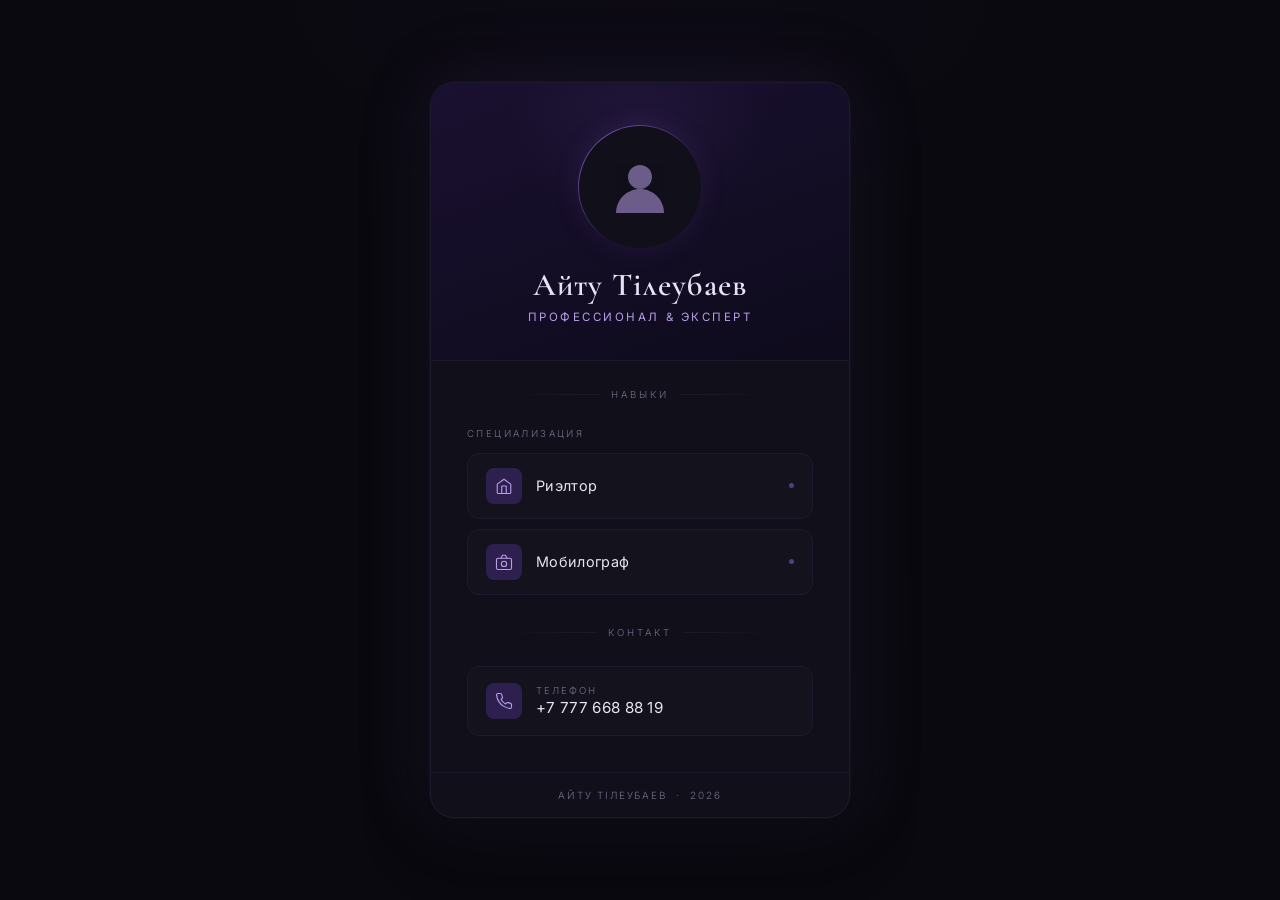
<file: projects/moy-sayt/index.html>
<!DOCTYPE html>
<html lang="ru">
<head>
  <meta charset="UTF-8" />
  <meta name="viewport" content="width=device-width, initial-scale=1.0" />
  <title>Айту Тiлеубаев</title>
  <link rel="preconnect" href="https://fonts.googleapis.com" />
  <link rel="preconnect" href="https://fonts.gstatic.com" crossorigin />
  <link href="https://fonts.googleapis.com/css2?family=Cormorant+Garamond:wght@300;400;600&family=Inter:wght@300;400;500&display=swap" rel="stylesheet" />
  <style>
    *, *::before, *::after { box-sizing: border-box; margin: 0; padding: 0; }

    :root {
      --bg:        #0a090f;
      --surface:   #110f1a;
      --border:    #1e1a2e;
      --purple-lo: #2d1f4e;
      --purple:    #7c5cbf;
      --purple-hi: #b89de8;
      --glow:      #9b77e820;
      --text:      #e8e3f2;
      --muted:     #7a7090;
      --line:      1px solid var(--border);
    }

    html, body {
      height: 100%;
      background: var(--bg);
      color: var(--text);
      font-family: 'Inter', sans-serif;
      font-weight: 300;
      letter-spacing: 0.02em;
    }

    body {
      display: flex;
      align-items: center;
      justify-content: center;
      min-height: 100vh;
      padding: 40px 20px;
      background-image:
        radial-gradient(ellipse 60% 40% at 50% 0%, #1a0f3020 0%, transparent 70%),
        radial-gradient(ellipse 40% 30% at 80% 80%, #0d0a2010 0%, transparent 60%);
    }

    /* ── Card ── */
    .card {
      width: 100%;
      max-width: 420px;
      background: var(--surface);
      border: var(--line);
      border-radius: 24px;
      overflow: hidden;
      box-shadow:
        0 0 0 1px #ffffff04,
        0 24px 64px #00000060,
        0 0 80px var(--glow);
      animation: fadeUp .7s ease both;
    }

    @keyframes fadeUp {
      from { opacity: 0; transform: translateY(24px); }
      to   { opacity: 1; transform: translateY(0); }
    }

    /* ── Header band ── */
    .card-header {
      position: relative;
      background: linear-gradient(160deg, #1a1030 0%, #0e0b1c 100%);
      padding: 48px 36px 36px;
      border-bottom: var(--line);
      text-align: center;
    }

    .card-header::before {
      content: '';
      position: absolute;
      top: -60px; left: 50%;
      transform: translateX(-50%);
      width: 260px; height: 200px;
      background: radial-gradient(ellipse, #7c5cbf18 0%, transparent 70%);
      pointer-events: none;
    }

    /* ── Avatar ── */
    .avatar-wrap {
      position: relative;
      display: inline-block;
      margin-bottom: 24px;
    }

    .avatar {
      width: 112px;
      height: 112px;
      border-radius: 50%;
      background: linear-gradient(135deg, #2d1f4e 0%, #1a1030 100%);
      border: 2px solid var(--purple);
      display: flex;
      align-items: center;
      justify-content: center;
      overflow: hidden;
      box-shadow: 0 0 32px #7c5cbf30;
    }

    .avatar svg {
      width: 64px;
      height: 64px;
      opacity: .55;
    }

    .avatar-ring {
      position: absolute;
      inset: -6px;
      border-radius: 50%;
      border: 1px solid transparent;
      background:
        linear-gradient(var(--surface), var(--surface)) padding-box,
        linear-gradient(135deg, var(--purple) 0%, transparent 60%) border-box;
      animation: spin 8s linear infinite;
    }

    @keyframes spin { to { transform: rotate(360deg); } }

    /* ── Name & title ── */
    .name {
      font-family: 'Cormorant Garamond', serif;
      font-size: 2rem;
      font-weight: 600;
      letter-spacing: 0.04em;
      color: var(--text);
      line-height: 1.15;
    }

    .tagline {
      margin-top: 6px;
      font-size: 0.72rem;
      font-weight: 400;
      letter-spacing: 0.22em;
      text-transform: uppercase;
      color: var(--purple-hi);
    }

    /* ── Divider ── */
    .divider {
      display: flex;
      align-items: center;
      gap: 12px;
      padding: 0 36px;
      margin: 28px 0;
    }
    .divider::before, .divider::after {
      content: '';
      flex: 1;
      height: 1px;
      background: linear-gradient(to right, transparent, var(--border));
    }
    .divider::after { background: linear-gradient(to left, transparent, var(--border)); }
    .divider span {
      font-size: 0.6rem;
      letter-spacing: 0.3em;
      text-transform: uppercase;
      color: var(--muted);
    }

    /* ── Body ── */
    .card-body { padding: 0 36px 36px; }

    /* ── Skills ── */
    .section-label {
      font-size: 0.6rem;
      letter-spacing: 0.25em;
      text-transform: uppercase;
      color: var(--muted);
      margin-bottom: 14px;
    }

    .skills {
      display: flex;
      flex-direction: column;
      gap: 10px;
      margin-bottom: 32px;
    }

    .skill {
      display: flex;
      align-items: center;
      gap: 14px;
      padding: 14px 18px;
      background: #ffffff03;
      border: 1px solid var(--border);
      border-radius: 12px;
      transition: border-color .25s, background .25s;
    }

    .skill:hover {
      border-color: var(--purple);
      background: #7c5cbf08;
    }

    .skill-icon {
      width: 36px; height: 36px;
      border-radius: 8px;
      background: var(--purple-lo);
      display: flex; align-items: center; justify-content: center;
      flex-shrink: 0;
    }

    .skill-icon svg { width: 18px; height: 18px; color: var(--purple-hi); }

    .skill-name {
      font-size: 0.9rem;
      font-weight: 400;
      color: var(--text);
    }

    .skill-dot {
      margin-left: auto;
      width: 5px; height: 5px;
      border-radius: 50%;
      background: var(--purple);
      opacity: .6;
    }

    /* ── Contact ── */
    .contact-block {
      padding: 16px 18px;
      border: 1px solid var(--border);
      border-radius: 12px;
      background: #ffffff03;
      display: flex;
      align-items: center;
      gap: 14px;
      text-decoration: none;
      transition: border-color .25s, background .25s;
    }

    .contact-block:hover {
      border-color: var(--purple);
      background: #7c5cbf08;
    }

    .contact-icon {
      width: 36px; height: 36px;
      border-radius: 8px;
      background: var(--purple-lo);
      display: flex; align-items: center; justify-content: center;
      flex-shrink: 0;
    }

    .contact-icon svg { width: 18px; height: 18px; color: var(--purple-hi); }

    .contact-info { display: flex; flex-direction: column; gap: 2px; }
    .contact-label { font-size: 0.6rem; letter-spacing: 0.2em; text-transform: uppercase; color: var(--muted); }
    .contact-value { font-size: 0.95rem; font-weight: 400; color: var(--text); }

    /* ── Footer ── */
    .card-footer {
      border-top: var(--line);
      padding: 16px 36px;
      text-align: center;
      font-size: 0.62rem;
      letter-spacing: 0.18em;
      text-transform: uppercase;
      color: var(--muted);
    }
  </style>
</head>
<body>

<article class="card">

  <!-- Header -->
  <div class="card-header">
    <div class="avatar-wrap">
      <div class="avatar-ring"></div>
      <div class="avatar">
        <!-- Person silhouette placeholder -->
        <svg viewBox="0 0 64 64" fill="none" xmlns="http://www.w3.org/2000/svg">
          <circle cx="32" cy="22" r="12" fill="#b89de8"/>
          <path d="M8 58c0-13.255 10.745-24 24-24s24 10.745 24 24" fill="#b89de8"/>
        </svg>
      </div>
    </div>
    <h1 class="name">Айту Тiлеубаев</h1>
    <p class="tagline">Профессионал &amp; Эксперт</p>
  </div>

  <!-- Body -->
  <div class="card-body">

    <div class="divider"><span>Навыки</span></div>

    <p class="section-label">Специализация</p>
    <div class="skills">

      <div class="skill">
        <div class="skill-icon">
          <!-- Home / real estate icon -->
          <svg viewBox="0 0 24 24" fill="none" stroke="currentColor" stroke-width="1.5" stroke-linecap="round" stroke-linejoin="round">
            <path d="M3 9.5L12 3l9 6.5V21a1 1 0 0 1-1 1H4a1 1 0 0 1-1-1V9.5z"/>
            <path d="M9 22V12h6v10"/>
          </svg>
        </div>
        <span class="skill-name">Риэлтор</span>
        <div class="skill-dot"></div>
      </div>

      <div class="skill">
        <div class="skill-icon">
          <!-- Camera / mobilograph icon -->
          <svg viewBox="0 0 24 24" fill="none" stroke="currentColor" stroke-width="1.5" stroke-linecap="round" stroke-linejoin="round">
            <rect x="2" y="7" width="20" height="15" rx="2"/>
            <path d="M16 7l-2-4H10L8 7"/>
            <circle cx="12" cy="14.5" r="3.5"/>
          </svg>
        </div>
        <span class="skill-name">Мобилограф</span>
        <div class="skill-dot"></div>
      </div>

    </div>

    <div class="divider"><span>Контакт</span></div>

    <a class="contact-block" href="tel:+77776688819">
      <div class="contact-icon">
        <svg viewBox="0 0 24 24" fill="none" stroke="currentColor" stroke-width="1.5" stroke-linecap="round" stroke-linejoin="round">
          <path d="M22 16.92v3a2 2 0 0 1-2.18 2 19.79 19.79 0 0 1-8.63-3.07 19.5 19.5 0 0 1-6-6A19.79 19.79 0 0 1 2.12 4.18 2 2 0 0 1 4.11 2h3a2 2 0 0 1 2 1.72c.127.96.361 1.903.7 2.81a2 2 0 0 1-.45 2.11L8.09 9.91a16 16 0 0 0 6 6l1.27-1.27a2 2 0 0 1 2.11-.45c.907.339 1.85.573 2.81.7A2 2 0 0 1 22 16.92z"/>
        </svg>
      </div>
      <div class="contact-info">
        <span class="contact-label">Телефон</span>
        <span class="contact-value">+7 777 668 88 19</span>
      </div>
    </a>

  </div>

  <div class="card-footer">Айту Тiлеубаев &nbsp;·&nbsp; 2026</div>

</article>

</body>
</html>
</file>
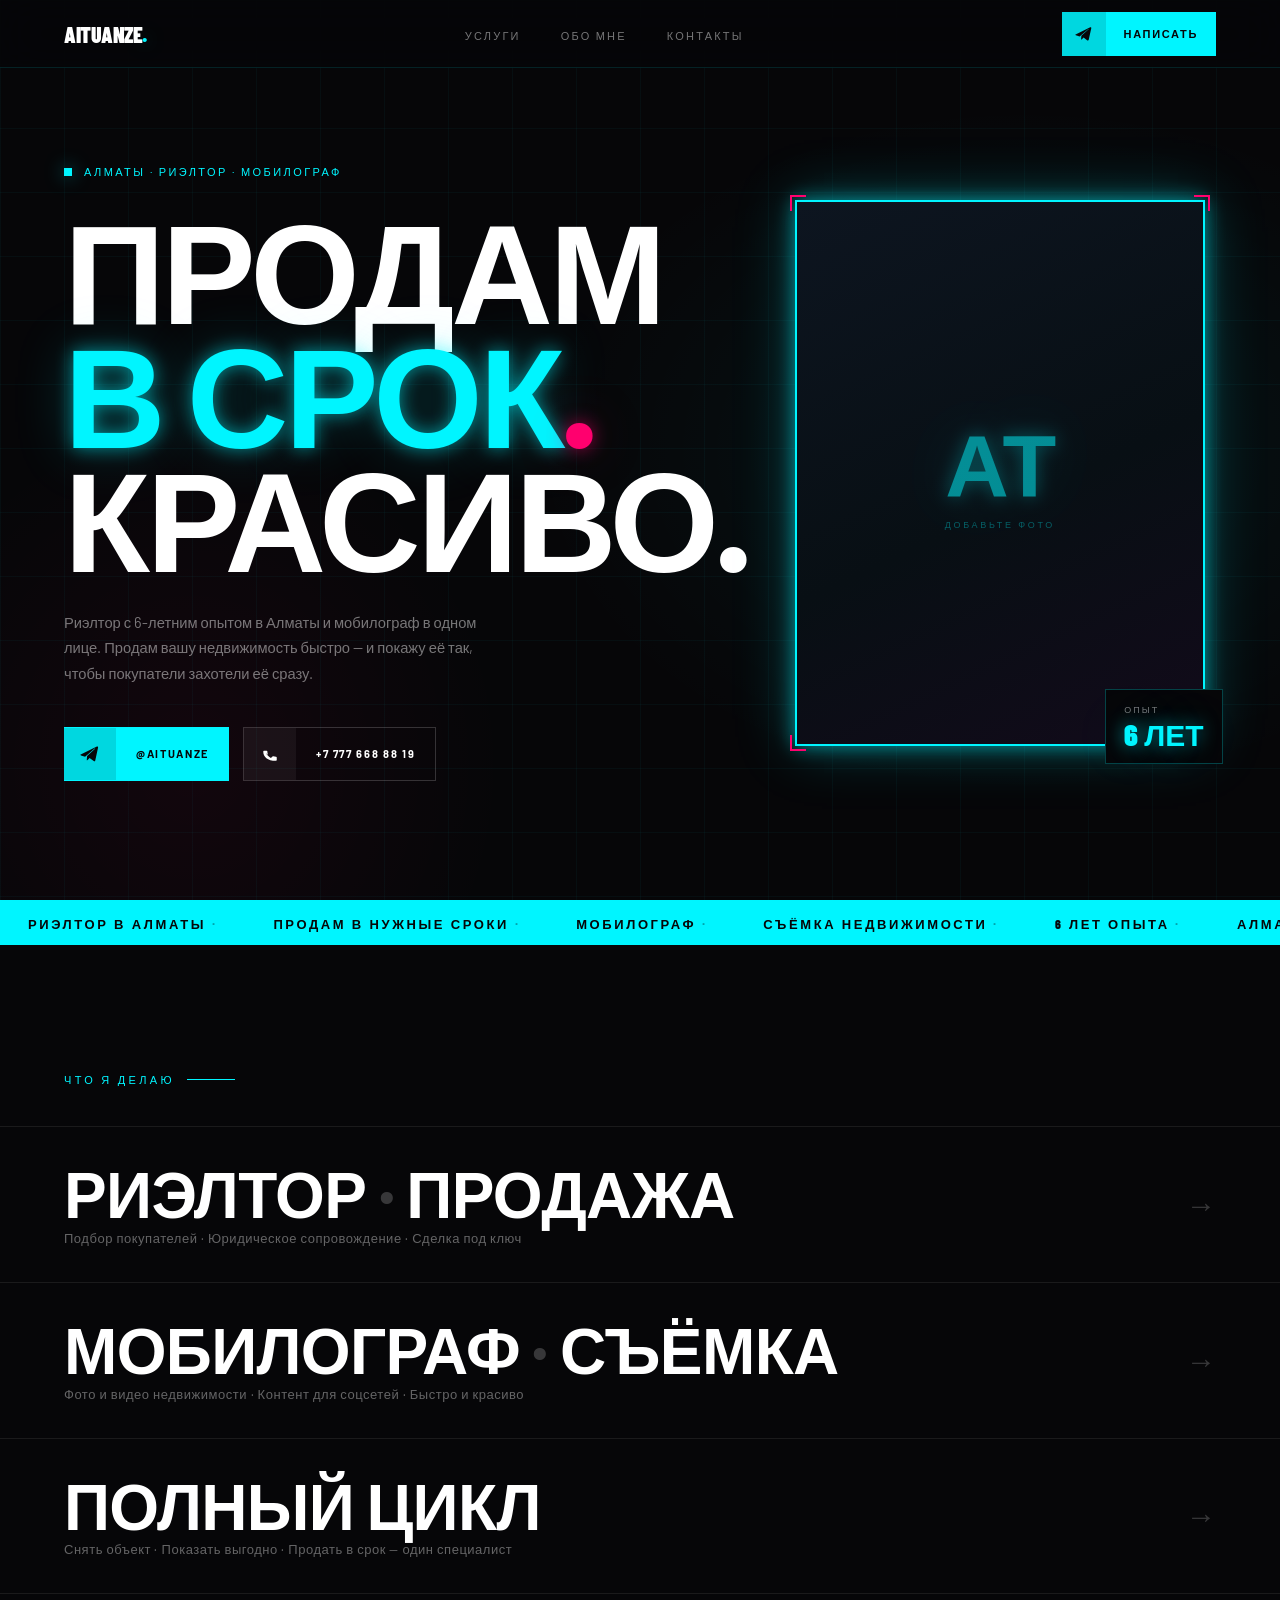
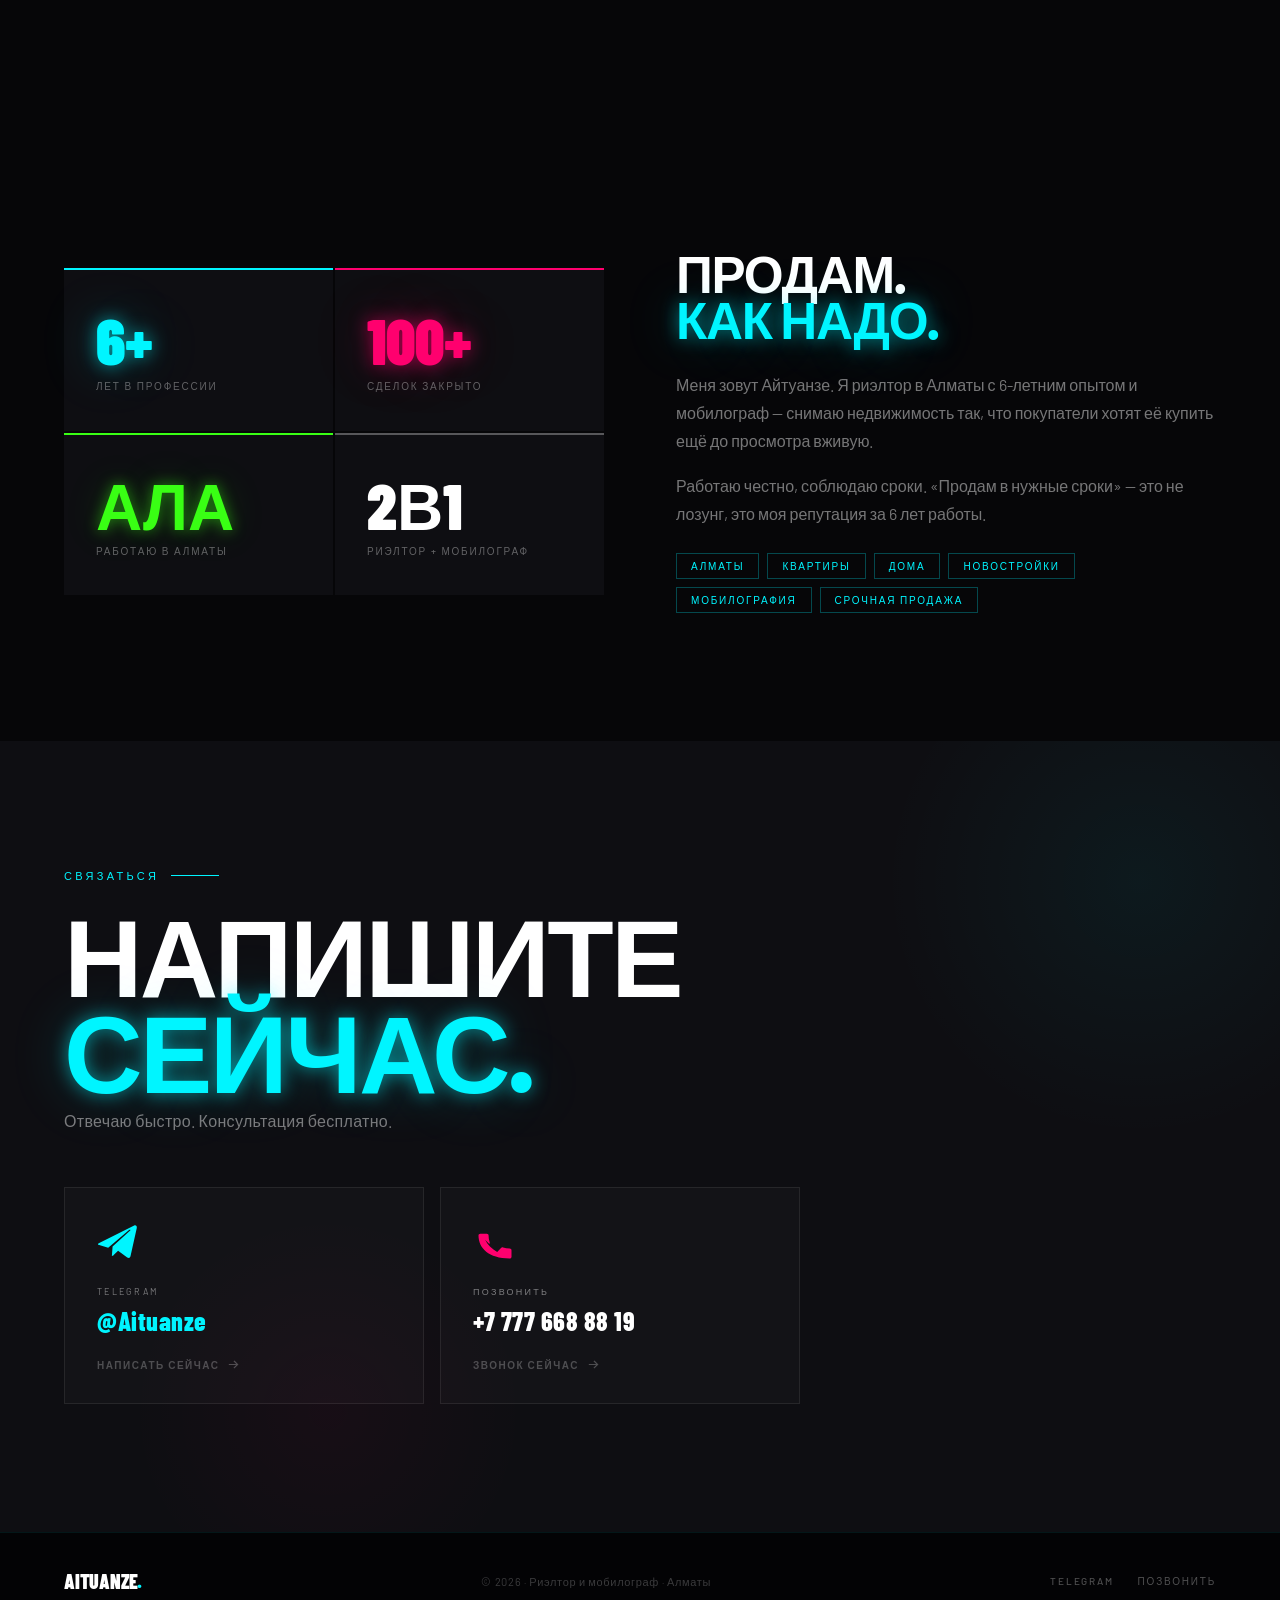
<file: projects/pilcommunication/index.html>
<!DOCTYPE html>
<html lang="ru">
<head>
  <meta charset="UTF-8">
  <meta name="viewport" content="width=device-width, initial-scale=1.0">
  <title>Aituanze — Риэлтор · Мобилограф · Алматы</title>
  <link href="https://fonts.googleapis.com/css2?family=Barlow+Condensed:wght@400;700;800;900&family=Barlow:wght@300;400;500;600&display=swap" rel="stylesheet">
  <style>
    /* ─── VARIABLES ─── */
    :root {
      --cyan:   #00F5FF;
      --pink:   #FF006E;
      --green:  #39FF14;
      --black:  #060608;
      --dark:   #0E0E12;
      --white:  #FFFFFF;
      --muted:  rgba(255,255,255,0.45);
      --line:   rgba(255,255,255,0.08);
      --glow-c: 0 0 18px rgba(0,245,255,0.55), 0 0 55px rgba(0,245,255,0.25);
      --glow-p: 0 0 18px rgba(255,0,110,0.55),  0 0 55px rgba(255,0,110,0.25);
      --glow-g: 0 0 14px rgba(57,255,20,0.5),   0 0 40px rgba(57,255,20,0.2);
    }

    /* ─── RESET ─── */
    *, *::before, *::after { margin:0; padding:0; box-sizing:border-box; }
    html { scroll-behavior: smooth; }
    body {
      font-family: 'Barlow', sans-serif;
      background: var(--black);
      color: var(--white);
      overflow-x: hidden;
    }
    a { text-decoration: none; color: inherit; }

    /* ─── ANIMATIONS ─── */
    @keyframes glow-pulse {
      0%,100% { opacity:1; filter:brightness(1); }
      50%      { opacity:.75; filter:brightness(1.4); }
    }
    @keyframes float {
      0%,100% { transform: translateY(0); }
      50%      { transform: translateY(-18px); }
    }
    @keyframes slide-up {
      from { opacity:0; transform:translateY(60px); }
      to   { opacity:1; transform:translateY(0); }
    }
    @keyframes marquee {
      from { transform: translateX(0); }
      to   { transform: translateX(-50%); }
    }
    @keyframes scan {
      0%   { top: -2px; }
      100% { top: 100%; }
    }
    @keyframes border-cycle {
      0%,100% { border-color:var(--cyan); box-shadow:var(--glow-c); }
      50%      { border-color:var(--pink); box-shadow:var(--glow-p); }
    }

    /* ─── SCROLL REVEAL ─── */
    .reveal {
      opacity: 0;
      transform: translateY(48px);
      transition: opacity .75s ease, transform .75s ease;
    }
    .reveal.in { opacity:1; transform:translateY(0); }

    /* ═══════════════════════════════
       NAVBAR
    ═══════════════════════════════ */
    .nav {
      position: fixed;
      inset: 0 0 auto 0;
      height: 68px;
      background: rgba(6,6,8,.88);
      backdrop-filter: blur(22px);
      -webkit-backdrop-filter: blur(22px);
      border-bottom: 1px solid rgba(0,245,255,.12);
      display: flex;
      align-items: center;
      justify-content: space-between;
      padding: 0 clamp(20px,5vw,64px);
      z-index: 1000;
    }

    .nav-logo {
      font-family: 'Barlow Condensed', sans-serif;
      font-weight: 900;
      font-size: 22px;
      letter-spacing: -.02em;
      text-transform: uppercase;
    }
    .nav-logo em { font-style:normal; color:var(--cyan); text-shadow:var(--glow-c); }

    .nav-links {
      display: flex;
      gap: 40px;
      list-style: none;
    }
    .nav-links a {
      font-size: 11px;
      font-weight: 500;
      letter-spacing: .2em;
      text-transform: uppercase;
      color: var(--muted);
      transition: color .2s;
    }
    .nav-links a:hover { color: var(--cyan); }

    .nav-cta {
      display: inline-flex;
      align-items: center;
      gap: 0;
      background: var(--cyan);
      color: var(--black);
      font-size: 11px;
      font-weight: 700;
      letter-spacing: .15em;
      text-transform: uppercase;
      transition: background .18s, box-shadow .18s;
    }
    .nav-cta:hover { background:var(--white); box-shadow:var(--glow-c); }
    .nav-cta .cta-icon {
      width: 44px; height: 44px;
      display: flex; align-items:center; justify-content:center;
      background: rgba(0,0,0,.12);
      flex-shrink: 0;
    }
    .nav-cta .cta-label { padding: 0 18px; }

    .burger {
      display: none;
      flex-direction: column;
      gap: 5px;
      cursor: pointer;
      padding: 4px;
      background: none;
      border: none;
    }
    .burger span {
      display: block; width:24px; height:2px;
      background:var(--white); transition:.3s;
    }

    /* ═══════════════════════════════
       HERO
    ═══════════════════════════════ */
    .hero {
      min-height: 100vh;
      display: grid;
      grid-template-columns: 1.1fr .9fr;
      align-items: center;
      gap: 48px;
      padding: 110px clamp(20px,5vw,80px) 64px;
      position: relative;
      overflow: hidden;
    }

    /* subtle grid */
    .hero::before {
      content:'';
      position:absolute; inset:0;
      background-image:
        linear-gradient(rgba(0,245,255,.035) 1px, transparent 1px),
        linear-gradient(90deg, rgba(0,245,255,.035) 1px, transparent 1px);
      background-size: 64px 64px;
      pointer-events:none;
    }
    /* glow blobs */
    .hero::after {
      content:'';
      position:absolute; inset:0;
      background:
        radial-gradient(ellipse 55% 55% at 80% 50%, rgba(0,245,255,.06) 0%, transparent 70%),
        radial-gradient(ellipse 35% 55% at 15% 85%, rgba(255,0,110,.05) 0%, transparent 70%);
      pointer-events:none;
    }

    .hero-left { position:relative; z-index:1; }

    .eyebrow {
      display:flex; align-items:center; gap:12px;
      margin-bottom: 28px;
      opacity:0;
      animation: slide-up .7s ease .1s forwards;
    }
    .eyebrow-dot {
      width:8px; height:8px;
      background:var(--cyan);
      box-shadow:var(--glow-c);
      flex-shrink:0;
      animation: glow-pulse 2s ease infinite;
    }
    .eyebrow span {
      font-size:11px; font-weight:500;
      letter-spacing:.22em; text-transform:uppercase;
      color:var(--cyan);
    }

    .hero-title { opacity:0; animation: slide-up .7s ease .25s forwards; }

    .ht-line {
      font-family:'Barlow Condensed', sans-serif;
      font-weight:900;
      font-size: clamp(72px, 11vw, 148px);
      line-height:.88;
      letter-spacing:-.025em;
      text-transform:uppercase;
      display:block;
    }
    .ht-white  { color:var(--white); }
    .ht-cyan   { color:var(--cyan); text-shadow:var(--glow-c); animation:glow-pulse 3s ease infinite; }
    .ht-dot    { color:var(--pink); text-shadow:var(--glow-p); }

    .hero-sub {
      margin-top:32px;
      font-size: clamp(14px,1.15vw,17px);
      line-height:1.75;
      color:var(--muted);
      max-width:420px;
      opacity:0;
      animation: slide-up .7s ease .45s forwards;
    }

    .hero-ctas {
      display:flex; flex-wrap:wrap; gap:14px;
      margin-top:40px;
      opacity:0;
      animation: slide-up .7s ease .6s forwards;
    }

    .btn {
      display:inline-flex; align-items:center; gap:0;
      font-size:11px; font-weight:700;
      letter-spacing:.15em; text-transform:uppercase;
      transition: background .18s, box-shadow .18s, border-color .18s, color .18s;
    }
    .btn-icon {
      width:52px; height:52px;
      display:flex; align-items:center; justify-content:center;
      flex-shrink:0;
    }
    .btn-text { padding:0 20px; }

    .btn-cyan { background:var(--cyan); color:var(--black); }
    .btn-cyan .btn-icon { background:rgba(0,0,0,.12); }
    .btn-cyan:hover { background:var(--white); box-shadow:var(--glow-c); }

    .btn-ghost {
      border:1px solid rgba(255,255,255,.18);
      color:var(--white);
    }
    .btn-ghost .btn-icon { background:rgba(255,255,255,.05); }
    .btn-ghost:hover { border-color:var(--pink); color:var(--pink); box-shadow:var(--glow-p); }

    /* Photo card */
    .hero-right {
      position:relative; z-index:1;
      display:flex; justify-content:center; align-items:center;
    }

    .photo-card {
      position:relative;
      animation: float 6s ease-in-out infinite;
    }

    .photo-frame {
      width: clamp(260px,32vw,420px);
      aspect-ratio: 3/4;
      border: 2px solid var(--cyan);
      box-shadow: var(--glow-c);
      animation: border-cycle 5s ease-in-out infinite;
      overflow:hidden;
      position:relative;
    }

    /* ── Замените содержимое .photo-frame на:
          <img src="ваше-фото.jpg" alt="Айтуанзе"
               style="width:100%;height:100%;object-fit:cover;display:block">
    ── */
    .photo-ph {
      width:100%; height:100%;
      background: linear-gradient(155deg,#0d1520 0%,#080f14 55%,#120a1a 100%);
      display:flex; flex-direction:column;
      align-items:center; justify-content:center;
      gap:14px;
      position:relative;
    }
    .photo-ph::after {
      content:'';
      position:absolute; top:-2px; left:0; right:0; height:2px;
      background:linear-gradient(90deg,transparent,var(--cyan),transparent);
      animation: scan 2.5s linear infinite;
    }
    .photo-initials {
      font-family:'Barlow Condensed',sans-serif;
      font-weight:900; font-size:88px;
      color:var(--cyan); text-shadow:var(--glow-c);
      letter-spacing:-.02em; opacity:.55;
      line-height:1;
    }
    .photo-hint {
      font-size:9px; letter-spacing:.3em;
      text-transform:uppercase;
      color:rgba(0,245,255,.35);
    }

    .corner {
      position:absolute; width:16px; height:16px;
    }
    .corner.tl { top:-5px;    left:-5px;  border-top:2px solid var(--pink); border-left:2px solid var(--pink); }
    .corner.tr { top:-5px;    right:-5px; border-top:2px solid var(--pink); border-right:2px solid var(--pink); }
    .corner.bl { bottom:-5px; left:-5px;  border-bottom:2px solid var(--pink); border-left:2px solid var(--pink); }
    .corner.br { bottom:-5px; right:-5px; border-bottom:2px solid var(--pink); border-right:2px solid var(--pink); }

    .photo-badge {
      position:absolute; bottom:-18px; right:-18px;
      background:var(--black);
      border:1px solid rgba(0,245,255,.25);
      padding:14px 18px;
    }
    .badge-label {
      display:block;
      font-size:9px; letter-spacing:.22em;
      text-transform:uppercase; color:var(--muted);
      margin-bottom:4px;
    }
    .badge-val {
      display:block;
      font-family:'Barlow Condensed',sans-serif;
      font-weight:900; font-size:30px;
      color:var(--cyan); text-shadow:var(--glow-c); line-height:1;
    }

    /* ═══════════════════════════════
       TICKER
    ═══════════════════════════════ */
    .ticker {
      background:var(--cyan);
      padding:13px 0;
      overflow:hidden;
      white-space:nowrap;
    }
    .ticker-track {
      display:inline-flex;
      animation: marquee 22s linear infinite;
    }
    .ticker-item {
      font-family:'Barlow Condensed',sans-serif;
      font-weight:800; font-size:13px;
      letter-spacing:.2em; text-transform:uppercase;
      color:var(--black);
      padding:0 28px;
    }
    .ticker-sep { opacity:.35; }

    /* ═══════════════════════════════
       SERVICES
    ═══════════════════════════════ */
    .services { padding: clamp(80px,10vw,140px) 0; }

    .sec-head {
      padding: 0 clamp(20px,5vw,80px);
      margin-bottom: 40px;
    }
    .sec-label {
      font-size:11px; font-weight:500;
      letter-spacing:.3em; text-transform:uppercase;
      color:var(--cyan);
      display:flex; align-items:center; gap:12px;
    }
    .sec-label::after {
      content:''; height:1px; width:48px; background:var(--cyan);
    }

    .svc-rows { border-top:1px solid var(--line); }

    .svc-row {
      display:flex; align-items:center;
      justify-content:space-between;
      padding: clamp(22px,3vw,36px) clamp(20px,5vw,80px);
      border-bottom:1px solid var(--line);
      position:relative; overflow:hidden;
      cursor:default;
    }
    .svc-row::before {
      content:''; position:absolute; inset:0;
      opacity:0; transition:opacity .13s;
    }
    .svc-row.s1::before { background:var(--cyan); }
    .svc-row.s2::before { background:var(--pink); }
    .svc-row.s3::before { background:var(--green); }

    .svc-row:hover::before { opacity:1; }
    .svc-row:hover .svc-name,
    .svc-row:hover .svc-desc,
    .svc-row:hover .svc-arr { color:var(--black) !important; text-shadow:none !important; }
    .svc-row:hover .svc-arr { transform:translateX(10px); }

    .svc-body  { position:relative; z-index:1; }
    .svc-name  {
      font-family:'Barlow Condensed',sans-serif;
      font-weight:900; text-transform:uppercase;
      font-size: clamp(32px,5vw,68px);
      line-height:.95; letter-spacing:-.01em;
      color:var(--white); transition:color .13s, text-shadow .13s;
    }
    .dot-sep { color:rgba(255,255,255,.2); }
    .svc-desc {
      font-size:13px; color:rgba(255,255,255,.38);
      margin-top:6px; letter-spacing:.04em;
      transition:color .13s; position:relative; z-index:1;
    }
    .svc-arr {
      font-size:30px; position:relative; z-index:1;
      color:rgba(255,255,255,.2);
      transition:color .13s, transform .18s;
      font-family:'Barlow Condensed',sans-serif; font-weight:700;
    }

    /* ═══════════════════════════════
       ABOUT / STATS
    ═══════════════════════════════ */
    .about {
      padding: clamp(80px,10vw,140px) clamp(20px,5vw,80px);
      display:grid; grid-template-columns:1fr 1fr;
      gap:72px; align-items:center;
    }

    .stats-grid {
      display:grid; grid-template-columns:1fr 1fr;
      gap:2px;
    }
    .stat {
      background:var(--dark);
      padding: clamp(28px,3vw,44px) clamp(20px,3vw,32px);
    }
    .stat:nth-child(1) { border-top:2px solid var(--cyan); }
    .stat:nth-child(2) { border-top:2px solid var(--pink); }
    .stat:nth-child(3) { border-top:2px solid var(--green); }
    .stat:nth-child(4) { border-top:2px solid rgba(255,255,255,.3); }

    .stat-n {
      font-family:'Barlow Condensed',sans-serif;
      font-weight:900; line-height:1;
      font-size: clamp(44px,5vw,68px);
      margin-bottom:8px;
    }
    .stat:nth-child(1) .stat-n { color:var(--cyan);  text-shadow:var(--glow-c); }
    .stat:nth-child(2) .stat-n { color:var(--pink);  text-shadow:var(--glow-p); }
    .stat:nth-child(3) .stat-n { color:var(--green); text-shadow:var(--glow-g); }
    .stat:nth-child(4) .stat-n { color:var(--white); }

    .stat-l {
      font-size:10px; font-weight:500;
      letter-spacing:.18em; text-transform:uppercase;
      color:rgba(255,255,255,.35);
    }

    .about-copy h2 {
      font-family:'Barlow Condensed',sans-serif;
      font-weight:900; text-transform:uppercase;
      font-size: clamp(40px,4vw,66px);
      line-height:.9; letter-spacing:-.025em;
      margin-bottom:28px;
    }
    .about-copy h2 em {
      font-style:normal;
      color:var(--cyan); text-shadow:var(--glow-c);
    }
    .about-copy p {
      font-size:16px; line-height:1.78;
      color:var(--muted); margin-bottom:16px;
    }
    .tags {
      display:flex; flex-wrap:wrap; gap:8px;
      margin-top:24px;
    }
    .tag {
      border:1px solid rgba(0,245,255,.28);
      padding:6px 14px;
      font-size:10px; font-weight:500;
      letter-spacing:.18em; text-transform:uppercase;
      color:var(--cyan);
    }

    /* ═══════════════════════════════
       CONTACT
    ═══════════════════════════════ */
    .contact {
      background:var(--dark);
      padding: clamp(80px,10vw,140px) clamp(20px,5vw,80px);
      position:relative; overflow:hidden;
    }
    .contact::before {
      content:'';
      position:absolute; top:-120px; right:-120px;
      width:520px; height:520px; border-radius:50%;
      background:radial-gradient(circle, rgba(0,245,255,.05) 0%, transparent 70%);
      pointer-events:none;
    }
    .contact::after {
      content:'';
      position:absolute; bottom:-80px; left:10%;
      width:400px; height:400px; border-radius:50%;
      background:radial-gradient(circle, rgba(255,0,110,.04) 0%, transparent 70%);
      pointer-events:none;
    }

    .contact-hl {
      font-family:'Barlow Condensed',sans-serif;
      font-weight:900; text-transform:uppercase;
      font-size: clamp(56px,8.5vw,128px);
      line-height:.88; letter-spacing:-.025em;
      margin:24px 0 14px;
    }
    .contact-hl em {
      font-style:normal;
      color:var(--cyan); text-shadow:var(--glow-c);
    }
    .contact-sub {
      font-size:16px; color:var(--muted);
      margin-bottom:56px; letter-spacing:.02em;
    }

    .contact-cards {
      display:flex; flex-wrap:wrap; gap:16px;
    }

    .cc {
      flex:1; min-width:260px; max-width:360px;
      border:1px solid var(--line);
      background:rgba(255,255,255,.02);
      padding:32px;
      display:block; color:var(--white);
      transition:border-color .2s, background .2s, box-shadow .2s;
    }
    .cc.tg:hover { border-color:var(--cyan); background:rgba(0,245,255,.05); box-shadow:var(--glow-c); }
    .cc.ph:hover { border-color:var(--pink); background:rgba(255,0,110,.05); box-shadow:var(--glow-p); }

    .cc-icon { width:44px; height:44px; margin-bottom:22px; }
    .cc.tg .cc-icon { color:var(--cyan); }
    .cc.ph .cc-icon { color:var(--pink); }

    .cc-lbl {
      font-size:9px; letter-spacing:.25em; text-transform:uppercase;
      color:var(--muted); display:block; margin-bottom:8px;
    }
    .cc-val {
      font-family:'Barlow Condensed',sans-serif;
      font-weight:800; font-size:26px; letter-spacing:.02em;
      display:block;
    }
    .cc.tg .cc-val { color:var(--cyan); }
    .cc.ph .cc-val { color:var(--white); }

    .cc-act {
      display:flex; align-items:center; gap:8px;
      margin-top:22px;
      font-size:10px; font-weight:600;
      letter-spacing:.15em; text-transform:uppercase;
      color:rgba(255,255,255,.25);
      transition:color .2s;
    }
    .cc:hover .cc-act { color:var(--white); }

    /* ═══════════════════════════════
       FOOTER
    ═══════════════════════════════ */
    footer {
      background:#030305;
      border-top:1px solid rgba(0,245,255,.08);
      padding:36px clamp(20px,5vw,64px);
      display:flex; align-items:center;
      justify-content:space-between; flex-wrap:wrap; gap:16px;
    }
    .foot-logo {
      font-family:'Barlow Condensed',sans-serif;
      font-weight:900; font-size:20px;
      letter-spacing:-.01em; text-transform:uppercase;
    }
    .foot-logo em { font-style:normal; color:var(--cyan); }
    .foot-copy {
      font-size:11px; color:rgba(255,255,255,.22);
      letter-spacing:.06em;
    }
    .foot-links { display:flex; gap:24px; }
    .foot-links a {
      font-size:10px; font-weight:500;
      letter-spacing:.18em; text-transform:uppercase;
      color:rgba(255,255,255,.3);
      transition:color .2s;
    }
    .foot-links a:hover { color:var(--cyan); }

    /* ═══════════════════════════════
       RESPONSIVE
    ═══════════════════════════════ */
    @media (max-width: 900px) {
      .hero {
        grid-template-columns: 1fr;
        padding-top:120px;
      }
      .hero-right { order:-1; }
      .photo-frame { width: min(270px,72vw); }
      .about { grid-template-columns:1fr; gap:48px; }
      .nav-links { display:none; }
      .burger { display:flex; }
    }
    @media (max-width: 900px) {
      .nav-links.open {
        display:flex; flex-direction:column;
        position:absolute; top:68px; left:0; right:0;
        background:rgba(6,6,8,.97);
        border-bottom:1px solid rgba(0,245,255,.12);
        padding:20px clamp(20px,5vw,64px) 24px;
        gap:20px;
      }
    }
    @media (max-width:600px) {
      .stats-grid { grid-template-columns:1fr 1fr; }
      footer { flex-direction:column; align-items:flex-start; }
    }
  </style>
</head>
<body>

<!-- ═══ NAVBAR ═══ -->
<nav class="nav" id="nav">
  <a href="#home" class="nav-logo">AITUANZE<em>.</em></a>

  <ul class="nav-links" id="nav-links">
    <li><a href="#services">Услуги</a></li>
    <li><a href="#about">Обо мне</a></li>
    <li><a href="#contact">Контакты</a></li>
  </ul>

  <a href="https://t.me/Aituanze" class="nav-cta" target="_blank" rel="noopener">
    <span class="cta-icon">
      <svg width="18" height="18" viewBox="0 0 24 24" fill="currentColor">
        <path d="M21.7 4.3 18.3 19.7c-.2 1-.9 1.3-1.8.8l-5-3.7-2.4 2.3c-.3.3-.5.5-1 .5l.4-5.2 9.6-8.7c.4-.4-.1-.6-.6-.2L6.1 15.2l-4.9-1.5c-1-.3-1-.8.3-1.3L20.3 3c.8-.3 1.6.2 1.4 1.3z"/>
      </svg>
    </span>
    <span class="cta-label">Написать</span>
  </a>

  <button class="burger" id="burger" aria-label="Меню">
    <span></span><span></span><span></span>
  </button>
</nav>

<!-- ═══ HERO ═══ -->
<section class="hero" id="home">
  <div class="hero-left">
    <div class="eyebrow">
      <div class="eyebrow-dot"></div>
      <span>Алматы · Риэлтор · Мобилограф</span>
    </div>

    <div class="hero-title">
      <span class="ht-line ht-white">ПРОДАМ</span>
      <span class="ht-line ht-cyan">В СРОК<span class="ht-dot">.</span></span>
      <span class="ht-line ht-white">КРАСИВО.</span>
    </div>

    <p class="hero-sub">
      Риэлтор с 6-летним опытом в Алматы и мобилограф в одном лице.
      Продам вашу недвижимость быстро — и покажу её так,
      чтобы покупатели захотели её сразу.
    </p>

    <div class="hero-ctas">
      <a href="https://t.me/Aituanze" class="btn btn-cyan" target="_blank" rel="noopener">
        <span class="btn-icon">
          <svg width="20" height="20" viewBox="0 0 24 24" fill="currentColor">
            <path d="M21.7 4.3 18.3 19.7c-.2 1-.9 1.3-1.8.8l-5-3.7-2.4 2.3c-.3.3-.5.5-1 .5l.4-5.2 9.6-8.7c.4-.4-.1-.6-.6-.2L6.1 15.2l-4.9-1.5c-1-.3-1-.8.3-1.3L20.3 3c.8-.3 1.6.2 1.4 1.3z"/>
          </svg>
        </span>
        <span class="btn-text">@Aituanze</span>
      </a>

      <a href="tel:+77776688819" class="btn btn-ghost">
        <span class="btn-icon">
          <svg width="18" height="18" viewBox="0 0 24 24" fill="currentColor">
            <path d="M6.6 10.8c1.4 2.8 3.8 5.1 6.6 6.6l2.2-2.2c.3-.3.7-.4 1-.2 1.1.4 2.3.6 3.6.6.6 0 1 .4 1 1V20c0 .6-.4 1-1 1C8.6 21 3 15.4 3 8.5c0-.6.4-1 1-1h3.5c.6 0 1 .4 1 1 0 1.3.2 2.5.6 3.6.1.3 0 .7-.2 1L6.6 10.8z"/>
          </svg>
        </span>
        <span class="btn-text">+7 777 668 88 19</span>
      </a>
    </div>
  </div>

  <div class="hero-right">
    <div class="photo-card">
      <div class="photo-frame">
        <!--
          ┌─────────────────────────────────┐
          │  ЗАМЕНИТЬ НА СВОЁ ФОТО:         │
          │  <img src="photo.jpg"           │
          │       alt="Aituanze"            │
          │       style="width:100%;        │
          │              height:100%;       │
          │              object-fit:cover;  │
          │              display:block">    │
          └─────────────────────────────────┘
        -->
        <div class="photo-ph">
          <div class="photo-initials">АТ</div>
          <div class="photo-hint">Добавьте фото</div>
        </div>
      </div>

      <div class="corner tl"></div>
      <div class="corner tr"></div>
      <div class="corner bl"></div>
      <div class="corner br"></div>

      <div class="photo-badge">
        <span class="badge-label">Опыт</span>
        <span class="badge-val">6 ЛЕТ</span>
      </div>
    </div>
  </div>
</section>

<!-- ═══ TICKER ═══ -->
<div class="ticker" aria-hidden="true">
  <div class="ticker-track">
    <span class="ticker-item">Риэлтор в Алматы <span class="ticker-sep">·</span></span>
    <span class="ticker-item">Продам в нужные сроки <span class="ticker-sep">·</span></span>
    <span class="ticker-item">Мобилограф <span class="ticker-sep">·</span></span>
    <span class="ticker-item">Съёмка недвижимости <span class="ticker-sep">·</span></span>
    <span class="ticker-item">6 лет опыта <span class="ticker-sep">·</span></span>
    <span class="ticker-item">Алматы <span class="ticker-sep">·</span></span>
    <span class="ticker-item">Риэлтор в Алматы <span class="ticker-sep">·</span></span>
    <span class="ticker-item">Продам в нужные сроки <span class="ticker-sep">·</span></span>
    <span class="ticker-item">Мобилограф <span class="ticker-sep">·</span></span>
    <span class="ticker-item">Съёмка недвижимости <span class="ticker-sep">·</span></span>
    <span class="ticker-item">6 лет опыта <span class="ticker-sep">·</span></span>
    <span class="ticker-item">Алматы <span class="ticker-sep">·</span></span>
  </div>
</div>

<!-- ═══ SERVICES ═══ -->
<section class="services" id="services">
  <div class="sec-head reveal">
    <div class="sec-label">Что я делаю</div>
  </div>

  <div class="svc-rows">
    <div class="svc-row s1 reveal">
      <div class="svc-body">
        <div class="svc-name">РИЭЛТОР<span class="dot-sep"> · </span>ПРОДАЖА</div>
        <div class="svc-desc">Подбор покупателей · Юридическое сопровождение · Сделка под ключ</div>
      </div>
      <div class="svc-arr">→</div>
    </div>

    <div class="svc-row s2 reveal">
      <div class="svc-body">
        <div class="svc-name">МОБИЛОГРАФ<span class="dot-sep"> · </span>СЪЁМКА</div>
        <div class="svc-desc">Фото и видео недвижимости · Контент для соцсетей · Быстро и красиво</div>
      </div>
      <div class="svc-arr">→</div>
    </div>

    <div class="svc-row s3 reveal">
      <div class="svc-body">
        <div class="svc-name">ПОЛНЫЙ ЦИКЛ</div>
        <div class="svc-desc">Снять объект · Показать выгодно · Продать в срок — один специалист</div>
      </div>
      <div class="svc-arr">→</div>
    </div>
  </div>
</section>

<!-- ═══ ABOUT / STATS ═══ -->
<section class="about" id="about">
  <div class="stats-grid reveal">
    <div class="stat">
      <div class="stat-n">6+</div>
      <div class="stat-l">Лет в профессии</div>
    </div>
    <div class="stat">
      <div class="stat-n">100+</div>
      <div class="stat-l">Сделок закрыто</div>
    </div>
    <div class="stat">
      <div class="stat-n">АЛА</div>
      <div class="stat-l">Работаю в Алматы</div>
    </div>
    <div class="stat">
      <div class="stat-n">2В1</div>
      <div class="stat-l">Риэлтор + Мобилограф</div>
    </div>
  </div>

  <div class="about-copy reveal">
    <h2>ПРОДАМ.<br><em>КАК НАДО.</em></h2>
    <p>
      Меня зовут Айтуанзе. Я риэлтор в Алматы с 6-летним опытом
      и мобилограф — снимаю недвижимость так,
      что покупатели хотят её купить ещё до просмотра вживую.
    </p>
    <p>
      Работаю честно, соблюдаю сроки.
      «Продам в нужные сроки» — это не лозунг,
      это моя репутация за 6 лет работы.
    </p>
    <div class="tags">
      <span class="tag">Алматы</span>
      <span class="tag">Квартиры</span>
      <span class="tag">Дома</span>
      <span class="tag">Новостройки</span>
      <span class="tag">Мобилография</span>
      <span class="tag">Срочная продажа</span>
    </div>
  </div>
</section>

<!-- ═══ CONTACT ═══ -->
<section class="contact" id="contact">
  <div class="reveal">
    <div class="sec-label">Связаться</div>
    <div class="contact-hl">НАПИШИТЕ<br><em>СЕЙЧАС.</em></div>
    <p class="contact-sub">Отвечаю быстро. Консультация бесплатно.</p>
  </div>

  <div class="contact-cards reveal">
    <a href="https://t.me/Aituanze" class="cc tg" target="_blank" rel="noopener">
      <div class="cc-icon">
        <svg width="44" height="44" viewBox="0 0 24 24" fill="currentColor">
          <path d="M21.7 4.3 18.3 19.7c-.2 1-.9 1.3-1.8.8l-5-3.7-2.4 2.3c-.3.3-.5.5-1 .5l.4-5.2 9.6-8.7c.4-.4-.1-.6-.6-.2L6.1 15.2l-4.9-1.5c-1-.3-1-.8.3-1.3L20.3 3c.8-.3 1.6.2 1.4 1.3z"/>
        </svg>
      </div>
      <span class="cc-lbl">Telegram</span>
      <span class="cc-val">@Aituanze</span>
      <div class="cc-act">
        Написать сейчас
        <svg width="13" height="13" viewBox="0 0 16 16" fill="none">
          <path d="M3 8h10M9 4l4 4-4 4" stroke="currentColor" stroke-width="1.5" stroke-linecap="square"/>
        </svg>
      </div>
    </a>

    <a href="tel:+77776688819" class="cc ph">
      <div class="cc-icon">
        <svg width="44" height="44" viewBox="0 0 24 24" fill="currentColor">
          <path d="M6.6 10.8c1.4 2.8 3.8 5.1 6.6 6.6l2.2-2.2c.3-.3.7-.4 1-.2 1.1.4 2.3.6 3.6.6.6 0 1 .4 1 1V20c0 .6-.4 1-1 1C8.6 21 3 15.4 3 8.5c0-.6.4-1 1-1h3.5c.6 0 1 .4 1 1 0 1.3.2 2.5.6 3.6.1.3 0 .7-.2 1L6.6 10.8z"/>
        </svg>
      </div>
      <span class="cc-lbl">Позвонить</span>
      <span class="cc-val">+7 777 668 88 19</span>
      <div class="cc-act">
        Звонок сейчас
        <svg width="13" height="13" viewBox="0 0 16 16" fill="none">
          <path d="M3 8h10M9 4l4 4-4 4" stroke="currentColor" stroke-width="1.5" stroke-linecap="square"/>
        </svg>
      </div>
    </a>
  </div>
</section>

<!-- ═══ FOOTER ═══ -->
<footer>
  <div class="foot-logo">AITUANZE<em>.</em></div>
  <div class="foot-copy">© 2026 · Риэлтор и мобилограф · Алматы</div>
  <div class="foot-links">
    <a href="https://t.me/Aituanze" target="_blank" rel="noopener">Telegram</a>
    <a href="tel:+77776688819">Позвонить</a>
  </div>
</footer>

<script>
  /* ─── Burger menu ─── */
  const burger = document.getElementById('burger');
  const links  = document.getElementById('nav-links');
  burger.addEventListener('click', () => links.classList.toggle('open'));
  links.querySelectorAll('a').forEach(a =>
    a.addEventListener('click', () => links.classList.remove('open'))
  );

  /* ─── Scroll reveal ─── */
  const io = new IntersectionObserver((entries) => {
    entries.forEach(e => {
      if (e.isIntersecting) {
        e.target.classList.add('in');
        io.unobserve(e.target);
      }
    });
  }, { threshold: 0.12 });

  document.querySelectorAll('.reveal').forEach((el, i) => {
    el.style.transitionDelay = `${(i % 4) * 0.1}s`;
    io.observe(el);
  });

  /* ─── Navbar shadow on scroll ─── */
  window.addEventListener('scroll', () => {
    document.getElementById('nav').style.borderBottomColor =
      window.scrollY > 40
        ? 'rgba(0,245,255,.22)'
        : 'rgba(0,245,255,.12)';
  }, { passive: true });
</script>
</body>
</html>
</file>
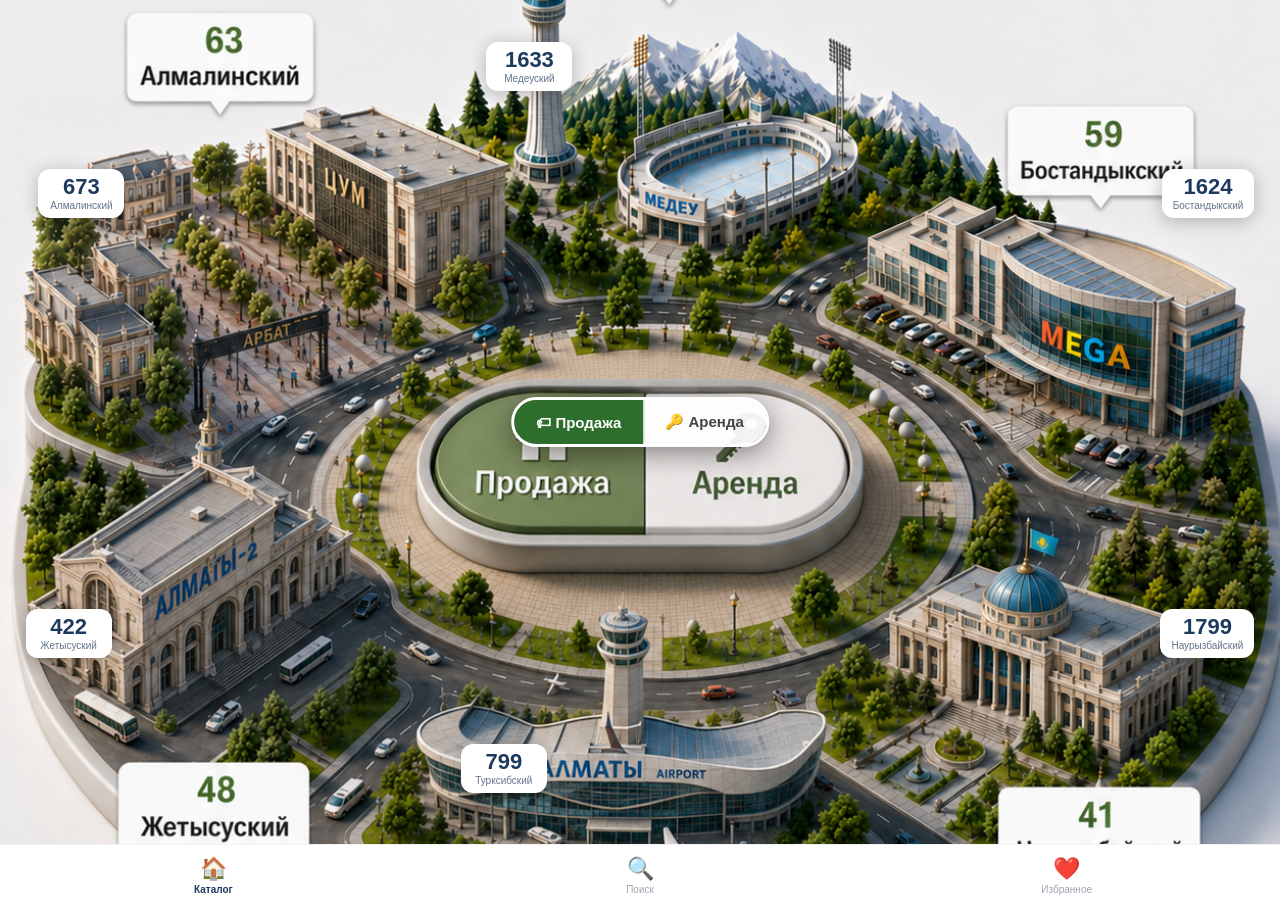
<file: projects/agnt-24/inbox/realty-catalog/index.html>
<!DOCTYPE html>
<html lang="ru">
<head>
  <meta charset="UTF-8">
  <meta name="viewport" content="width=device-width, initial-scale=1, maximum-scale=1, minimum-scale=1, user-scalable=no, viewport-fit=cover">
  <title>agnt.24</title>
  <link rel="stylesheet" href="css/styles.css">
</head>
<body>

<!-- ══════════ ЭКРАН 1: Hero ══════════ -->
<div id="screen-hero" class="screen screen-hero">
  <div class="hero-wrap">
    <img class="hero-img" src="img/first-page.png" alt="Алматы">
    <div id="deal-toggle" class="deal-toggle">
      <button class="dt-btn active-sale" data-deal="продажа">🏷 Продажа</button>
      <button class="dt-btn" data-deal="аренда">🔑 Аренда</button>
    </div>
    <div id="bubbles"></div>
  </div>
  <div class="custom-tabs">
    <div class="ctab active"><span class="ci">🏠</span><span class="cl">Каталог</span></div>
    <div class="ctab"><span class="ci">🔍</span><span class="cl">Поиск</span></div>
    <div class="ctab"><span class="ci">❤️</span><span class="cl">Избранное</span></div>
  </div>
</div>

<!-- ══════════ ЭКРАН 2: Категории ══════════ -->
<div id="screen-cats" class="screen screen-scroll">
  <div class="navbar-custom">
    <button id="btn-back-cats" class="nb-back">‹</button>
    <span class="nb-title">Все районы</span>
    <span id="cats-deal-badge" class="nb-badge">Продажа</span>
  </div>
  <div id="cats-body" class="scroll-area"></div>
  <div class="custom-tabs">
    <div class="ctab active"><span class="ci">🏠</span><span class="cl">Каталог</span></div>
    <div class="ctab"><span class="ci">🔍</span><span class="cl">Поиск</span></div>
    <div class="ctab"><span class="ci">❤️</span><span class="cl">Избранное</span></div>
  </div>
</div>

<!-- ══════════ ЭКРАН 3: Комнатность ══════════ -->
<div id="screen-rooms" class="screen screen-scroll">
  <div class="navbar-custom">
    <button id="btn-back-rooms" class="nb-back">‹</button>
    <span id="rooms-title" class="nb-title">Квартиры</span>
    <span id="rooms-badge" class="nb-badge">0</span>
  </div>
  <div class="scroll-area">
    <div class="rooms-head">
      <h2>Комнатность</h2>
    </div>
    <div id="rooms-grid" class="rooms-grid"></div>
  </div>
  <div class="custom-tabs">
    <div class="ctab active"><span class="ci">🏠</span><span class="cl">Каталог</span></div>
    <div class="ctab"><span class="ci">🔍</span><span class="cl">Поиск</span></div>
    <div class="ctab"><span class="ci">❤️</span><span class="cl">Избранное</span></div>
  </div>
</div>

<!-- ══════════ ЭКРАН 4: Объявления ══════════ -->
<div id="screen-list" class="screen screen-scroll">
  <div class="navbar-custom">
    <button id="btn-back-list" class="nb-back">‹</button>
    <span id="list-title" class="nb-title">Объявления</span>
    <span id="list-badge" class="nb-badge">0 шт</span>
  </div>
  <div id="list-body" class="scroll-area"></div>
  <div class="custom-tabs">
    <div class="ctab active"><span class="ci">🏠</span><span class="cl">Каталог</span></div>
    <div class="ctab"><span class="ci">🔍</span><span class="cl">Поиск</span></div>
    <div class="ctab"><span class="ci">❤️</span><span class="cl">Избранное</span></div>
  </div>
</div>

<script src="data/listings.js"></script>
<script src="js/app.js"></script>
</body>
</html>
</file>
<file: projects/agnt-24-app/css/styles.css>
@import url('https://fonts.googleapis.com/css2?family=Inter:wght@400;500;600;700;800;900&display=swap');

/* ── RESET & ROOT ── */
*, *::before, *::after { box-sizing: border-box; margin: 0; padding: 0; -webkit-tap-highlight-color: transparent; }
:root {
  --ink:    #1a1831;
  --ink2:   #6b7483;
  --ink3:   #9fa6b2;
  --border: #e8e5de;
  --bg:     #edeae4;
  --surface:#ffffff;
  --s2:     #fafaf8;
  --blue:   #2d6be4;
  --green:  #15966b;
  --safe-top: env(safe-area-inset-top, 0px);
  --safe-bot: env(safe-area-inset-bottom, 0px);
}
html, body {
  height: 100%; width: 100%;
  overflow: hidden;
  font-family: 'Inter', -apple-system, BlinkMacSystemFont, sans-serif;
  -webkit-font-smoothing: antialiased;
  background: var(--ink);
}

/* ── APP SHELL ── */
#app {
  position: relative;
  width: 100%; height: var(--app-h, 100dvh);
  overflow: hidden;
  background: var(--s2);
  max-width: 430px;
  margin: 0 auto;
}

/* ── SCREEN TRANSITIONS ── */
.screen {
  position: absolute; inset: 0;
  display: flex; flex-direction: column;
  transition: transform .38s cubic-bezier(.4,0,.2,1);
  background: var(--s2);
  will-change: transform;
  transform: translateY(100%); /* скрыт по умолчанию */
}
.screen.slide-below  { transform: translateY(100%); }
.screen.slide-above  { transform: translateY(-100%); }
.screen.active       { transform: translateY(0); }

/* ══════════════════════════════════════════
   SCREEN 1 — MAP
══════════════════════════════════════════ */
#screen-map { background: var(--s2); }

/* Status bar */
.status-bar {
  display: flex; align-items: flex-end; justify-content: space-between;
  padding: calc(var(--safe-top) + 4px) 14px 3px;
  min-height: 28px;
  background: var(--s2); flex-shrink: 0;
}
.status-bar .time { font-size: 10px; font-weight: 700; color: var(--ink); }
.status-bar .icons { display: flex; gap: 4px; align-items: center; }

/* Header row 1 */
.map-hdr1 {
  display: flex; align-items: center; justify-content: space-between;
  padding: 2px 12px 2px; flex-shrink: 0; background: var(--s2);
}
.logo { font-size: 16px; font-weight: 900; color: var(--ink); letter-spacing: -0.5px; }
.logo span { color: var(--blue); }
.live-chip {
  display: flex; align-items: center; gap: 4px;
  font-size: 9px; font-weight: 700; color: var(--ink);
}
.live-dot {
  width: 6px; height: 6px; border-radius: 50%; background: #4ade80;
  animation: ldot 1.6s ease-in-out infinite;
}
.live-dot.muted { background: var(--ink3); animation: none; }
@keyframes ldot { 0%,100%{opacity:1} 50%{opacity:.25} }

/* Trio toggle */
.trio {
  display: flex; margin: 3px 10px 4px;
  background: #f0ede6; border-radius: 22px;
  padding: 3px; border: 1px solid var(--border); flex-shrink: 0;
}
.trio-btn {
  flex: 1; text-align: center; padding: 5px 2px;
  border-radius: 18px; font-size: 9px; font-weight: 600;
  color: var(--ink3); cursor: pointer; user-select: none;
  transition: all .18s;
}
.trio-btn.on { background: white; color: var(--ink); box-shadow: 0 1px 5px rgba(0,0,0,.1); }
.trio-btn.on.arch { background: var(--ink); color: white; }

/* Archive date strip */
.arch-date-strip {
  display: none; align-items: center; justify-content: center; gap: 5px;
  margin: 0 10px 4px; padding: 4px 10px;
  background: #f5f0eb; border: 1px solid rgba(175,158,130,.22);
  border-radius: 20px;
  font-size: 8px; font-weight: 600; color: var(--ink3);
  letter-spacing: 0.03em; flex-shrink: 0;
}
.arch-date-strip.visible { display: flex; }

/* MAP AREA */
.map-area {
  flex: 1; overflow: hidden; position: relative; min-height: 0;
}
.map-area svg { width: 100%; height: 100%; display: block; }

/* District badge interactions */
.bubble-g { cursor: pointer; }
.bubble-g:active .badge-bg { opacity: .8; }
.badge-bg { fill: white; transition: opacity .2s, stroke .2s; }

/* BOTTOM PANEL */
.map-bottom {
  background: white; border-top: 1px solid var(--border);
  padding: 8px 10px calc(var(--safe-bot) + 8px);
  flex-shrink: 0;
}

/* Type chips */
.types-row {
  display: flex; gap: 5px; overflow-x: auto;
  scrollbar-width: none; margin-bottom: 7px; padding-bottom: 1px;
}
.types-row::-webkit-scrollbar { display: none; }
.type-chip {
  flex-shrink: 0; display: flex; align-items: center; gap: 4px;
  padding: 5px 10px; border-radius: 9px;
  border: 1.5px solid var(--border); background: white;
  font-size: 8.5px; font-weight: 600; color: var(--ink2);
  cursor: pointer; user-select: none; white-space: nowrap;
  transition: all .15s;
}
.type-chip.on {
  border-color: var(--blue); background: #edf3fc; color: var(--blue);
}
.type-chip svg { flex-shrink: 0; }

/* Price pill */
.price-pill {
  display: flex; align-items: stretch;
  background: white; border: 1.5px solid var(--border);
  border-radius: 10px; height: 32px; overflow: hidden;
  margin-bottom: 8px; cursor: pointer;
}
.pp-half {
  flex: 1; display: flex; align-items: center; justify-content: center; gap: 3px;
  font-size: 9.5px; font-weight: 700; color: var(--ink); cursor: pointer;
}
.pp-half:first-child { border-right: 1px solid var(--border); }
.pp-sub { font-size: 8px; color: var(--ink3); font-weight: 400; }
.pp-unit {
  width: 22px; display: flex; align-items: center; justify-content: center;
  font-size: 10px; color: var(--ink3); font-weight: 500;
}

/* Find button */
.find-btn {
  width: 100%; height: 42px; border-radius: 12px;
  background: var(--ink); color: white;
  display: flex; align-items: center; justify-content: center; gap: 8px;
  font-size: 12px; font-weight: 800; letter-spacing: .01em;
  cursor: pointer; user-select: none;
  box-shadow: 0 4px 16px rgba(26,24,49,.22);
  transition: opacity .15s, transform .1s;
}
.find-btn:active { opacity: .88; transform: scale(.985); }
.find-count {
  background: rgba(255,255,255,.14); border-radius: 8px;
  padding: 2px 9px; font-size: 10px; font-weight: 700;
}

/* ══════════════════════════════════════════
   PRICE MODAL
══════════════════════════════════════════ */
.price-modal-overlay {
  position: fixed; inset: 0; z-index: 500;
  background: rgba(0,0,0,.48); backdrop-filter: blur(4px);
  display: flex; align-items: flex-end; justify-content: center;
  opacity: 0; pointer-events: none; transition: opacity .2s;
}
.price-modal-overlay.open { opacity: 1; pointer-events: auto; }
.price-modal {
  background: white; border-radius: 20px 20px 0 0;
  padding: 20px 18px calc(var(--safe-bot) + 24px);
  width: 100%; max-width: 430px;
  transform: translateY(30px); transition: transform .25s cubic-bezier(.4,0,.2,1);
}
.price-modal-overlay.open .price-modal { transform: translateY(0); }
.pm-title { font-size: 14px; font-weight: 700; color: var(--ink); margin-bottom: 16px; }
.pm-row { display: flex; gap: 10px; margin-bottom: 14px; }
.pm-field { flex: 1; }
.pm-label { font-size: 9px; font-weight: 600; color: var(--ink3); margin-bottom: 4px; text-transform: uppercase; letter-spacing: .04em; }
.pm-input {
  width: 100%; height: 44px; border-radius: 10px;
  border: 1.5px solid var(--border); background: var(--s2);
  font-size: 15px; font-weight: 700; color: var(--ink);
  padding: 0 12px; outline: none;
  font-family: 'Inter', sans-serif;
}
.pm-input:focus { border-color: var(--blue); }
.pm-apply {
  width: 100%; height: 46px; border-radius: 12px;
  background: var(--ink); color: white;
  font-size: 14px; font-weight: 800; border: none;
  cursor: pointer; font-family: 'Inter', sans-serif;
}

/* ══════════════════════════════════════════
   DARK SCREEN BASE (Screen 2 + 2.5)
══════════════════════════════════════════ */
.dark-screen { background: #1a1831; color: white; }

.ds-status-bar {
  padding: calc(var(--safe-top) + 4px) 14px 0;
  min-height: calc(var(--safe-top) + 16px);
}

.ds-header {
  display: flex; align-items: center; gap: 12px;
  padding: 8px 16px 0;
}
.ds-back {
  width: 32px; height: 32px; border-radius: 50%;
  background: rgba(255,255,255,.1);
  display: flex; align-items: center; justify-content: center;
  cursor: pointer; flex-shrink: 0;
}
.ds-name { font-size: 18px; font-weight: 800; color: white; letter-spacing: -.3px; }
.ds-sub  { font-size: 11px; color: rgba(255,255,255,.5); margin-top: 2px; font-weight: 500; }

/* Time tabs */
.time-tabs {
  display: flex; gap: 6px; padding: 14px 16px 10px;
}
.ttab {
  flex: 1; text-align: center;
  padding: 8px 0; border-radius: 10px;
  font-size: 12px; font-weight: 600; cursor: pointer;
  color: rgba(255,255,255,.45);
  background: rgba(255,255,255,.06);
  transition: all .18s;
}
.ttab.on {
  background: white; color: #1a1831;
}

/* ══════════════════════════════════════════
   SCREEN 2 — DISTRICT TYPE GRID
══════════════════════════════════════════ */
.type-grid {
  display: grid; grid-template-columns: 1fr 1fr;
  gap: 10px; padding: 4px 16px 24px;
  overflow-y: auto;
  flex: 1; min-height: 0;
}
.type-card {
  background: rgba(255,255,255,.07);
  border: 1px solid rgba(255,255,255,.08);
  border-radius: 16px; padding: 18px 14px 14px;
  cursor: pointer; position: relative;
  transition: background .15s;
  display: flex; flex-direction: column; gap: 10px;
  -webkit-tap-highlight-color: transparent;
}
.type-card:active { background: rgba(255,255,255,.13); }
.tc-icon {
  width: 36px; height: 36px; border-radius: 10px;
  background: rgba(255,255,255,.1);
  display: flex; align-items: center; justify-content: center;
}
.tc-icon svg { color: white; }
.tc-count { font-size: 32px; font-weight: 700; color: white; letter-spacing: -1px; line-height: 1; }
.tc-label { font-size: 11px; font-weight: 500; color: rgba(255,255,255,.55); }
.tc-new {
  position: absolute; top: 10px; right: 10px;
  background: #dc4446; color: white;
  font-size: 8px; font-weight: 700;
  padding: 2px 7px; border-radius: 20px;
  letter-spacing: .03em;
}
.tc-lamp-row {
  display: flex; align-items: center; justify-content: space-between;
  margin-top: 2px;
}
.tc-lamp { display: flex; align-items: center; gap: 4px; }
.lamp-dot {
  width: 7px; height: 7px; border-radius: 50%; flex-shrink: 0;
}
.lamp-green { background: #4ade80; box-shadow: 0 0 5px rgba(74,222,128,.6); }
.lamp-red   { background: #E8453C; box-shadow: 0 0 5px rgba(232,69,60,.45); }
.lamp-lbl { font-size: 9px; font-weight: 600; color: rgba(255,255,255,.5); }
.tc-base-btn {
  font-size: 9px; font-weight: 700; color: rgba(255,255,255,.85);
  background: rgba(255,255,255,.12); border: 1px solid rgba(255,255,255,.18);
  border-radius: 8px; padding: 3px 7px; cursor: pointer;
  -webkit-tap-highlight-color: transparent;
}
.tc-base-btn:active { background: rgba(255,255,255,.22); }

/* ══════════════════════════════════════════
   SCREEN 2.5 — FILTERS
══════════════════════════════════════════ */
.filt-scroll {
  flex: 1; overflow-y: auto; padding: 4px 16px 0;
}
.filt-section { margin-bottom: 20px; }
.filt-section-label {
  font-size: 9px; font-weight: 700; letter-spacing: .12em;
  color: rgba(255,255,255,.35); text-transform: uppercase;
  margin-bottom: 10px;
}
.filt-chips {
  display: flex; flex-wrap: wrap; gap: 8px;
}
.filt-chip {
  padding: 10px 14px; border-radius: 12px;
  background: rgba(255,255,255,.08);
  border: 1px solid rgba(255,255,255,.1);
  color: rgba(255,255,255,.7); font-size: 12px; font-weight: 600;
  cursor: pointer; transition: all .15s;
  -webkit-tap-highlight-color: transparent;
}
.filt-chip .fc-sub { font-size: 9px; font-weight: 400; color: rgba(255,255,255,.4); display: block; margin-top: 1px; }
.filt-chip.on {
  background: var(--blue); border-color: var(--blue); color: white;
}
.filt-chip.on .fc-sub { color: rgba(255,255,255,.7); }
.filt-apply-wrap {
  padding: 12px 16px calc(16px + var(--safe-bot));
  background: #1a1831;
}
.filt-apply {
  background: var(--blue); color: white;
  border-radius: 14px; padding: 16px;
  display: flex; align-items: center; justify-content: center; gap: 8px;
  font-size: 15px; font-weight: 700; cursor: pointer;
  -webkit-tap-highlight-color: transparent;
}

/* ══════════════════════════════════════════
   SCREEN 3 — FEED (light theme)
══════════════════════════════════════════ */
#screen-feed { background: #f2f0eb; }

/* Fixed header */
.feed-hdr {
  position: absolute; top: 0; left: 0; right: 0; z-index: 200;
  height: calc(48px + var(--safe-top));
  padding: calc(var(--safe-top) + 10px) 14px 0;
  background: #f2f0eb;
  display: flex; align-items: center; gap: 10px;
  border-bottom: 1px solid rgba(0,0,0,.06);
}
.fh-back {
  width: 30px; height: 30px; border-radius: 50%;
  background: rgba(0,0,0,.07);
  display: flex; align-items: center; justify-content: center;
  cursor: pointer; flex-shrink: 0; color: var(--ink);
}
.fh-crumb { flex: 1; font-size: 13px; font-weight: 700; color: var(--ink); }
.fh-time {
  padding: 5px 10px; border-radius: 8px;
  background: rgba(0,0,0,.07); font-size: 11px; font-weight: 700;
  color: var(--ink2); cursor: pointer;
}

/* Feed scroll wrapper */
.feed-wrapper {
  position: absolute;
  top: calc(48px + var(--safe-top));
  left: 0; right: 0; bottom: calc(54px + var(--safe-bot));
  overflow-y: scroll; overflow-x: hidden;
  scroll-snap-type: y mandatory;
  -webkit-overflow-scrolling: touch;
  scrollbar-width: none;
}
.feed-wrapper::-webkit-scrollbar { display: none; }

/* Individual card */
.feed-card {
  height: var(--feed-card-h, calc(100dvh - 52px));
  scroll-snap-align: start;
  background: white;
  border-radius: 20px 20px 0 0;
  overflow: hidden;
  display: flex; flex-direction: column;
  flex-shrink: 0;
}

/* ── Price section (top of card) ── */
.fc-price-section {
  padding: 16px 16px 10px;
  flex-shrink: 0;
  border-bottom: 1px solid #f0ece5;
}
.fc-price-row {
  display: flex; align-items: baseline; gap: 10px; flex-wrap: wrap;
  margin-bottom: 8px;
}
.fc-price    { font-size: 28px; font-weight: 900; color: var(--ink); letter-spacing: -1px; }
.fc-cur      { font-size: 16px; font-weight: 700; color: var(--ink); }
.fc-pm2      { font-size: 12px; font-weight: 500; color: var(--ink2); }
.fc-market   {
  padding: 3px 8px; border-radius: 8px;
  font-size: 11px; font-weight: 700; margin-left: auto;
}
.fc-market.below { background: rgba(21,150,107,.12); color: #15966b; }
.fc-market.above { background: rgba(220,68,70,.1);   color: #dc4446; }
.fc-sparkline     { flex-shrink: 0; vertical-align: middle; }
.fc-status-row   { display: flex; align-items: center; gap: 8px; }
.fc-chip-new {
  background: #1a1831; color: white;
  font-size: 9px; font-weight: 800; letter-spacing: .08em;
  padding: 4px 9px; border-radius: 6px;
}
.fc-time-ago { font-size: 11px; color: var(--ink3); font-weight: 500; }

/* ── Photo ── */
.fc-photo {
  flex: 0 0 34%;
  position: relative; overflow: hidden;
}
.fc-photo svg { position: absolute; inset: 0; }
.fc-photo-img { position: absolute; inset: 0; width: 100%; height: 100%; object-fit: cover; }
.fc-bookmark-btn {
  position: absolute; top: 10px; right: 10px; z-index: 2;
  width: 34px; height: 34px; border-radius: 50%; border: none;
  background: rgba(20,20,30,.45); display: flex; align-items: center; justify-content: center;
  cursor: pointer;
}
.fc-bookmark-btn.on { background: var(--blue); }
.fc-bookmark-btn svg { position: static; }

/* ── Content section ── */
.fc-content {
  flex: 1; padding: 12px 16px;
  display: flex; flex-direction: column; gap: 0;
  overflow: hidden;
}
.fc-badges-row {
  display: flex; align-items: center; gap: 6px; margin-bottom: 10px;
}
.fc-badge {
  padding: 4px 10px; border-radius: 8px;
  font-size: 10px; font-weight: 700;
}
.fc-badge.inbase  { background: rgba(21,150,107,.15); color: #15966b; border: 1px solid rgba(21,150,107,.3); }
.fc-badge.id      { background: #f2f0eb; color: var(--ink3); font-size: 9px; border: 1px solid #e8e5de; }
.fc-badge.arch-tag  { background: rgba(220,68,70,.1); color: #dc4446; border: 1px solid rgba(220,68,70,.25); }
.fc-badge.owner-tag { background: rgba(45,107,228,.1); color: #2d6be4; border: 1px solid rgba(45,107,228,.25); }
.fc-counter       { margin-left: auto; font-size: 11px; font-weight: 600; color: var(--ink3); }
.fc-address { font-size: 18px; font-weight: 800; color: var(--ink); letter-spacing: -.3px; margin-bottom: 4px; }
.fc-meta    { font-size: 11px; color: var(--ink3); font-weight: 500; margin-bottom: 12px; }
.fc-realtor-row {
  display: flex; align-items: center; gap: 10px; margin-bottom: 12px;
}
.fc-avatar {
  width: 36px; height: 36px; border-radius: 50%;
  display: flex; align-items: center; justify-content: center;
  font-size: 13px; font-weight: 800; color: white; flex-shrink: 0;
}
.fc-rl-name  { font-size: 13px; font-weight: 700; color: var(--ink); }
.fc-rl-sub   { font-size: 10px; color: var(--ink3); margin-top: 1px; }
.fc-rl-rating { font-size: 11px; font-weight: 700; color: #d9a400; }
.fc-rl-right { margin-left: auto; display: flex; align-items: center; gap: 3px;
               font-size: 12px; font-weight: 700; color: #1a1831; }
.fc-star     { color: #ffd93d; }
.fc-stats-row {
  display: flex; gap: 8px;
}
.fc-stat {
  flex: 1; background: #f7f5f1; border-radius: 12px;
  padding: 10px 8px; text-align: center;
  border: 1px solid #ede9e0;
}
.fc-stat-num { font-size: 17px; font-weight: 900; color: var(--ink); letter-spacing: -.5px; }
.fc-stat-lbl { font-size: 9px; color: var(--ink3); font-weight: 500; margin-top: 2px; }

/* Archive phone reveal (in feed) */
.fc-phone-row {
  background: #f7f5f1; border-radius: 14px;
  padding: 12px 14px; margin-top: auto;
  display: flex; align-items: center; gap: 10px;
  cursor: pointer; border: 1px solid #e8e5de;
}
.fc-ph-lbl   { font-size: 11px; color: var(--ink3); }
.fc-ph-num   { font-size: 15px; font-weight: 700; color: var(--ink); margin-top: 2px; }
.fc-ph-num.hidden-num::after { content: '+7 ··· ··· ·· ··'; }
.fc-ph-num.hidden-num { color: var(--ink3); font-size: 13px; font-weight: 500; }
.fc-call     {
  margin-left: auto; width: 36px; height: 36px; border-radius: 50%;
  background: var(--green); display: flex; align-items: center; justify-content: center;
}
.fc-fix-btn {
  margin-top: 10px; padding: 14px; border-radius: 14px;
  text-align: center; font-size: 14px; font-weight: 700;
  cursor: pointer; border: none; width: 100%;
}
.fc-fix-btn.free  { background: #1a1831; color: white; }
.fc-fix-btn.mine  { background: rgba(21,150,107,.15); color: #15966b; border: 1px solid rgba(21,150,107,.3); }
.fc-fix-btn.taken { background: #f2f0eb; color: var(--ink3); border: 1px solid #e8e5de; }

/* Swipe hint */
.fc-swipe-hint {
  position: absolute; bottom: 10px; right: 16px;
  display: flex; align-items: center; gap: 4px;
  opacity: .35; pointer-events: none;
}
.fc-swipe-hint svg { color: var(--ink); }

/* Progress bar */
.card-progress {
  position: absolute; top: 0; left: 0; right: 0;
  height: 2.5px; background: rgba(255,255,255,.2); z-index: 90;
}
.card-progress-fill { height: 100%; background: rgba(255,255,255,.85); border-radius: 0 2px 2px 0; }

/* Status bar */
.card-sb {
  position: absolute; top: 0; left: 0; right: 0;
  display: flex; align-items: flex-end; justify-content: space-between;
  padding: calc(var(--safe-top) + 4px) 14px 4px; z-index: 100;
}
.card-sb .time { font-size: 9.5px; font-weight: 700; color: white; text-shadow: 0 1px 4px rgba(0,0,0,.5); }

/* Back + title */
.card-top-left {
  position: absolute; top: calc(var(--safe-top) + 30px); left: 10px;
  z-index: 100; display: flex; align-items: center; gap: 6px;
}
.back-btn {
  width: 30px; height: 30px; border-radius: 50%;
  background: rgba(0,0,0,.35); backdrop-filter: blur(8px);
  display: flex; align-items: center; justify-content: center;
  cursor: pointer; border: 1px solid rgba(255,255,255,.12);
  flex-shrink: 0;
}
.card-title { font-size: 9.5px; font-weight: 700; color: white; text-shadow: 0 1px 4px rgba(0,0,0,.6); line-height: 1.3; }
.card-subtitle { font-size: 7.5px; color: rgba(255,255,255,.72); }

/* Counter pill */
.card-counter {
  position: absolute; top: calc(var(--safe-top) + 32px); right: 10px;
  z-index: 100; background: rgba(0,0,0,.35);
  backdrop-filter: blur(8px); border-radius: 20px;
  padding: 4px 9px; font-size: 8.5px; font-weight: 700;
  color: rgba(255,255,255,.9);
}

/* Archive banner */
.arch-banner {
  position: absolute; top: calc(var(--safe-top) + 24px); left: 0; right: 0;
  z-index: 95; background: rgba(70,60,50,.7);
  backdrop-filter: blur(5px);
  padding: 5px 12px;
  display: flex; align-items: center; justify-content: center; gap: 5px;
  border-bottom: 1px solid rgba(200,185,165,.18);
  font-size: 8px; font-weight: 600;
  color: rgba(230,220,205,.85); letter-spacing: .04em;
}

/* Right actions column */
.card-actions {
  position: absolute; right: 10px; bottom: 130px; z-index: 100;
  display: flex; flex-direction: column; align-items: center; gap: 14px;
}
.act-item { display: flex; flex-direction: column; align-items: center; gap: 3px; cursor: pointer; }
.act-circle {
  width: 38px; height: 38px; border-radius: 50%;
  background: rgba(0,0,0,.38); backdrop-filter: blur(10px);
  border: 1px solid rgba(255,255,255,.15);
  display: flex; align-items: center; justify-content: center;
  transition: background .2s;
}
.act-circle.saved { background: rgba(59,125,216,.65); border-color: rgba(59,125,216,.4); }
.act-lbl { font-size: 6.5px; font-weight: 600; color: rgba(255,255,255,.65); }

/* Bottom overlay */
.card-btm {
  position: absolute; bottom: 0; left: 0; right: 0; z-index: 90;
  padding: 0 12px calc(var(--safe-bot) + 10px);
  background: linear-gradient(to top, rgba(8,7,20,.92) 0%, rgba(8,7,20,.6) 55%, transparent 100%);
}
.badges-row {
  display: flex; align-items: center; gap: 6px;
  margin-bottom: 6px; padding-top: 36px;
}
.badge {
  display: flex; align-items: center; gap: 3px;
  border-radius: 7px; padding: 3px 7px;
  font-size: 7.5px; font-weight: 700;
}
.badge.inbase { background: rgba(21,150,107,.22); border: 1px solid rgba(21,150,107,.4); color: #4ade80; }
.badge.inbase .dot { width: 5px; height: 5px; border-radius: 50%; background: #4ade80; }
.badge.arch-badge { background: rgba(120,110,100,.4); border: 1px solid rgba(200,190,175,.3); color: rgba(220,210,195,.9); }
.badge.id-badge { background: rgba(255,255,255,.1); border: 1px solid rgba(255,255,255,.18); color: rgba(255,255,255,.6); font-size: 7px; letter-spacing: .05em; }
.badge.seller-own   { background: rgba(74,222,128,.18); border: 1px solid rgba(74,222,128,.35); color: #4ade80; }
.badge.seller-agent { background: rgba(255,255,255,.1); border: 1px solid rgba(255,255,255,.2); color: rgba(255,255,255,.75); }
.badge.btype        { background: rgba(255,255,255,.08); border: 1px solid rgba(255,255,255,.16); color: rgba(255,255,255,.6); text-transform: capitalize; }

/* Status dot (pulsing) */
.sdot {
  width: 10px; height: 10px; border-radius: 50%; flex-shrink: 0;
}
.sdot.free  { background: #4ade80; animation: pulse-g 2.4s ease-in-out infinite; }
.sdot.taken { background: #f87171; animation: pulse-r 2.4s ease-in-out infinite; }
@keyframes pulse-g { 0%,100%{box-shadow:0 0 0 0 rgba(74,222,128,.55)} 50%{box-shadow:0 0 0 7px rgba(74,222,128,0)} }
@keyframes pulse-r { 0%,100%{box-shadow:0 0 0 0 rgba(248,113,113,.55)} 50%{box-shadow:0 0 0 7px rgba(248,113,113,0)} }

/* Card price */
.card-price {
  font-size: 26px; font-weight: 900; color: white;
  letter-spacing: -.5px; line-height: 1; margin-bottom: 4px;
  text-shadow: 0 2px 8px rgba(0,0,0,.5);
}
.card-price .cur { font-size: 14px; font-weight: 600; color: rgba(255,255,255,.72); }
.price-was { font-size: 8px; font-weight: 600; color: rgba(170,158,140,.55); padding: 2px 5px; background: rgba(255,255,255,.07); border-radius: 4px; margin-left: 8px; }

.card-address { font-size: 9.5px; font-weight: 500; color: rgba(255,255,255,.8); margin-bottom: 7px; line-height: 1.45; }

.meta-row { display: flex; gap: 5px; flex-wrap: wrap; margin-bottom: 10px; }
.meta-chip {
  background: rgba(255,255,255,.12); border: 1px solid rgba(255,255,255,.18);
  border-radius: 6px; padding: 3px 7px;
  font-size: 8px; font-weight: 600; color: rgba(255,255,255,.82);
}

/* Realtor row (active listings) */
.realtor-row { display: flex; align-items: center; justify-content: space-between; margin-bottom: 2px; }
.rl-left { display: flex; align-items: center; gap: 6px; }
.avatar {
  width: 28px; height: 28px; border-radius: 50%;
  border: 1.5px solid rgba(255,255,255,.28);
  display: flex; align-items: center; justify-content: center;
  font-size: 11px; font-weight: 800; color: white; flex-shrink: 0;
}
.rl-name { font-size: 9.5px; font-weight: 700; color: white; }
.rl-meta { display: flex; align-items: center; gap: 3px; font-size: 8px; color: rgba(255,255,255,.55); }
.star { font-size: 8px; }

.contact-btn {
  height: 30px; padding: 0 14px; border-radius: 9px;
  background: var(--green); color: white;
  font-size: 9px; font-weight: 700;
  display: flex; align-items: center; gap: 4px;
  cursor: pointer; border: 1px solid rgba(255,255,255,.18);
  transition: opacity .15s;
}
.contact-btn:active { opacity: .82; }

/* Phone row (archive) */
.phone-row {
  display: flex; align-items: center; justify-content: space-between;
  background: rgba(255,255,255,.1); border: 1px solid rgba(255,255,255,.14);
  border-radius: 9px; padding: 6px 10px; margin-bottom: 8px; cursor: pointer;
}
.ph-lbl { font-size: 7px; color: rgba(190,180,165,.65); font-weight: 500; margin-bottom: 2px; }
.ph-num {
  font-size: 12px; font-weight: 700; color: white; letter-spacing: .06em;
  transition: filter .2s;
}
.ph-num.hidden { filter: blur(4px); color: rgba(255,255,255,.4); letter-spacing: .12em; }
.call-circle {
  width: 30px; height: 30px; border-radius: 50%;
  background: var(--green); flex-shrink: 0;
  display: flex; align-items: center; justify-content: center;
  border: 1px solid rgba(255,255,255,.18);
}
.call-circle.orange { background: #e07b2a; }

/* ── ROOM SCENE (SVG) ── */
.room-svg { position: absolute; inset: 0; width: 100%; height: 100%; }

/* ══════════════════════════════════════════
   BOTTOM TAB BAR
══════════════════════════════════════════ */
.tab-bar {
  position: absolute; bottom: 0; left: 0; right: 0; z-index: 300;
  height: calc(54px + var(--safe-bot));
  background: rgba(255,255,255,.96);
  backdrop-filter: blur(20px); -webkit-backdrop-filter: blur(20px);
  border-top: 1px solid var(--border);
  display: flex; align-items: flex-start; padding-top: 8px;
  transition: transform .3s cubic-bezier(.4,0,.2,1);
}
.tab-bar.hidden { transform: translateY(100%); }

.tab-item {
  flex: 1; display: flex; flex-direction: column;
  align-items: center; gap: 3px; cursor: pointer;
  padding: 4px 0; user-select: none; position: relative;
}
.tab-ico {
  width: 28px; height: 28px; border-radius: 9px;
  display: flex; align-items: center; justify-content: center;
  transition: background .18s;
}
.tab-item.on .tab-ico { background: #edf3fc; }
.tab-item.on .tab-ico svg { color: var(--blue); }
.tab-item svg { color: var(--ink3); transition: color .18s; }
.tab-lbl { font-size: 9px; font-weight: 600; color: var(--ink3); transition: color .18s; }
.tab-item.on .tab-lbl { color: var(--blue); }
.tab-badge {
  position: absolute; top: 2px; left: 50%; transform: translateX(4px);
  min-width: 15px; height: 15px; background: #E8453C; color: white;
  font-size: 9px; font-weight: 700; border-radius: 8px;
  display: none; align-items: center; justify-content: center; padding: 0 4px;
  border: 1.5px solid white;
}

/* ── Заметки и follow-up в CRM ─────────── */
.lead-notes-list { margin-bottom: 8px; }
.note-item { background: var(--bg); border-radius: 10px; padding: 10px 12px; margin-bottom: 6px; }
.note-text { font-size: 14px; color: var(--ink); line-height: 1.4; margin-bottom: 4px; }
.note-ts { font-size: 10px; color: var(--ink3); font-weight: 500; }
.note-empty { font-size: 13px; color: var(--ink3); padding: 6px 0; }
.lead-note-input-row { display: flex; gap: 8px; margin-top: 4px; margin-bottom: 20px; }
.lead-note-input-row textarea {
  flex: 1; padding: 10px 12px; border: 1.5px solid var(--border);
  border-radius: 12px; font-size: 14px; font-family: inherit;
  resize: none; outline: none; background: var(--bg); color: var(--ink);
}
.lead-note-input-row textarea:focus { border-color: var(--blue); }
.note-save-btn {
  padding: 0 14px; background: var(--ink); color: white;
  border: none; border-radius: 12px; font-size: 13px; font-weight: 700;
  cursor: pointer; white-space: nowrap;
}
.fu-row { display: flex; gap: 8px; margin-bottom: 6px; }
.fu-btn {
  flex: 1; padding: 9px 0; background: var(--bg); border: 1.5px solid var(--border);
  border-radius: 10px; font-size: 12px; font-weight: 600; color: var(--ink2);
  cursor: pointer; text-align: center;
}
.fu-btn.active { background: #edf3fc; border-color: var(--blue); color: var(--blue); }
.fu-status { font-size: 12px; font-weight: 600; margin-bottom: 16px; min-height: 16px; }

/* ── Share кнопка в фиде ─────────────── */
.fc-share-row { margin-top: 10px; }
.fc-share-btn {
  display: flex; align-items: center; gap: 6px; justify-content: center;
  width: 100%; padding: 11px;
  background: #25D366; color: white; border-radius: 14px;
  font-size: 13px; font-weight: 700; text-decoration: none;
}

/* Screens with tab bar need bottom padding */
.screen.with-tabs { padding-bottom: calc(54px + var(--safe-bot)); }

/* ══════════════════════════════════════════
   SCREEN 3 — MY BASE (Моя База)
══════════════════════════════════════════ */
#screen-base {
  background: var(--bg);
  display: flex; flex-direction: column;
}

.base-header {
  background: var(--s2); border-bottom: 1px solid var(--border);
  padding: calc(var(--safe-top) + 10px) 16px 12px;
  flex-shrink: 0;
}
.base-title { font-size: 20px; font-weight: 900; color: var(--ink); letter-spacing: -.4px; }
.base-sub   { font-size: 10px; color: var(--ink3); margin-top: 2px; }

/* Segment tabs */
.seg-tabs {
  display: flex; gap: 0;
  background: #ebe8e2; border-radius: 10px;
  padding: 3px; margin: 12px 16px 0;
  flex-shrink: 0;
}
.seg-btn {
  flex: 1; text-align: center; padding: 6px 4px;
  border-radius: 8px; font-size: 10px; font-weight: 600;
  color: var(--ink3); cursor: pointer; user-select: none; transition: all .18s;
}
.seg-btn.on { background: white; color: var(--ink); box-shadow: 0 1px 4px rgba(0,0,0,.1); }

/* Base scroll area */
.base-scroll {
  flex: 1; overflow-y: auto; padding: 12px 14px;
  scrollbar-width: none;
}
.base-scroll::-webkit-scrollbar { display: none; }

/* Base section header */
.base-section-hdr {
  font-size: 9px; font-weight: 700; color: var(--ink3);
  text-transform: uppercase; letter-spacing: .08em;
  margin-bottom: 8px; margin-top: 4px;
}

/* Base list card */
.base-card {
  background: white; border-radius: 14px; overflow: hidden;
  margin-bottom: 10px; border: 1px solid var(--border);
  display: flex; align-items: stretch; min-height: 80px;
  box-shadow: 0 1px 6px rgba(0,0,0,.06);
}
.base-card-photo {
  width: 74px; flex-shrink: 0; position: relative; overflow: hidden;
}
.base-card-photo .photo-thumb {
  width: 100%; height: 100%; object-fit: cover;
}
.base-card-photo .arch-overlay {
  position: absolute; inset: 0;
  background: rgba(0,0,0,.15); filter: saturate(.2);
}
.base-card-body {
  flex: 1; padding: 10px 12px 10px 10px; display: flex; flex-direction: column; justify-content: space-between;
}
.bc-top       { display: flex; align-items: center; justify-content: space-between; margin-bottom: 4px; }
.bc-serial    { font-size: 12px; font-weight: 800; color: #2d6be4; letter-spacing: .4px; }
.bc-date      { font-size: 10px; font-weight: 500; color: var(--ink3); }
.bc-agent-row { display: flex; align-items: center; gap: 5px; margin-bottom: 6px; }
.bc-agent-avatar {
  width: 16px; height: 16px; border-radius: 50%; flex-shrink: 0;
  background: var(--ink); color: white; font-size: 8px; font-weight: 700;
  display: flex; align-items: center; justify-content: center;
}
.bc-agent-name { font-size: 10px; font-weight: 700; color: var(--ink); }
.bc-agent-lbl  { font-size: 9px; font-weight: 500; color: var(--ink3); }
.bc-price-row { display: flex; align-items: center; justify-content: space-between; margin-bottom: 2px; }
.bc-price     { font-size: 14px; font-weight: 800; color: var(--ink); letter-spacing: -.3px; }
.bc-id        { font-size: 8px; font-weight: 600; color: var(--ink3); }
.bc-addr      { font-size: 9.5px; color: var(--ink2); line-height: 1.4; margin-bottom: 5px; }
.bc-meta      { display: flex; gap: 4px; flex-wrap: wrap; margin-bottom: 10px; }
.bc-chip      { font-size: 8px; font-weight: 600; color: var(--ink3); background: var(--bg); border-radius: 5px; padding: 2px 6px; }
.bc-status {
  display: inline-flex; align-items: center;
  font-size: 8px; font-weight: 700;
  padding: 3px 7px; border-radius: 6px;
}
.bc-status.taken  { background: #edf3fc; color: var(--blue); }
.bc-status.saved  { background: #edf7f2; color: var(--green); }
.bc-status.arch   { background: #f5f0eb; color: var(--ink3); }
.bc-actions-row { display: flex; gap: 6px; }
.bc-edit-btn {
  flex: 1; padding: 10px 0; border-radius: 10px;
  border: 1.5px solid rgba(45,107,228,.3); background: rgba(45,107,228,.07);
  color: #2d6be4; font-size: 13px; font-weight: 700; cursor: pointer;
  font-family: 'Inter', sans-serif; -webkit-tap-highlight-color: transparent;
}
.bc-edit-btn:active { background: rgba(45,107,228,.15); }
.bc-source-btn {
  display: flex; align-items: center; justify-content: center;
  padding: 10px 12px; border-radius: 10px; white-space: nowrap;
  border: 1.5px solid var(--border); background: var(--bg);
  color: var(--ink2); font-size: 13px; font-weight: 700; text-decoration: none;
  -webkit-tap-highlight-color: transparent;
}
.bc-source-btn:active { background: var(--border); }

/* Empty state */
.base-empty {
  display: flex; flex-direction: column; align-items: center; gap: 10px;
  padding: 48px 24px; text-align: center;
}
.base-empty-ico {
  width: 52px; height: 52px; border-radius: 16px; background: var(--border);
  display: flex; align-items: center; justify-content: center;
}
.base-empty-title { font-size: 14px; font-weight: 700; color: var(--ink); }
.base-empty-sub   { font-size: 11px; color: var(--ink3); line-height: 1.6; }

/* ══════════════════════════════════════════
   SCREEN 4 — PROFILE
══════════════════════════════════════════ */
#screen-profile {
  background: var(--bg);
}
.profile-header {
  background: var(--s2); padding: calc(var(--safe-top) + 10px) 16px 20px;
  border-bottom: 1px solid var(--border); flex-shrink: 0;
}
.profile-row { display: flex; align-items: center; gap: 14px; }
.profile-avatar {
  width: 58px; height: 58px; border-radius: 18px;
  background: linear-gradient(135deg, #2d6be4, #4a8be8);
  display: flex; align-items: center; justify-content: center;
  font-size: 22px; font-weight: 900; color: white;
}
.profile-name { font-size: 18px; font-weight: 800; color: var(--ink); letter-spacing: -.3px; }
.profile-company { font-size: 11px; color: var(--ink3); margin-top: 2px; }
.sub-badge {
  display: inline-flex; align-items: center; gap: 4px; margin-top: 6px;
  background: #edf7f2; border: 1px solid rgba(21,150,107,.3);
  border-radius: 20px; padding: 3px 10px;
  font-size: 9px; font-weight: 700; color: var(--green);
}
.profile-scroll { flex: 1; overflow-y: auto; padding: 14px 14px; scrollbar-width: none; }
.profile-scroll::-webkit-scrollbar { display: none; }

.stat-row { display: flex; gap: 10px; margin-bottom: 14px; }
.stat-card {
  flex: 1; background: white; border-radius: 14px; padding: 14px 12px;
  border: 1px solid var(--border); text-align: center;
  cursor: pointer; transition: opacity .15s;
}
.stat-card:active { opacity: .65; }
.stat-num  { font-size: 26px; font-weight: 900; color: var(--ink); letter-spacing: -.5px; line-height: 1; }
.stat-lbl  { font-size: 9px; color: var(--ink3); margin-top: 3px; font-weight: 500; }

/* ── Рейтинг агента (Яндекс-Такси-style) ── */
.rating-card {
  background: white; border-radius: 16px; padding: 16px;
  border: 1px solid var(--border); margin-bottom: 14px;
}
.rating-top { display: flex; align-items: center; justify-content: space-between; }
.rating-stars-row { display: flex; align-items: center; gap: 6px; }
.rating-stars-row span { font-size: 20px; font-weight: 800; color: var(--ink); letter-spacing: -.3px; }
.rating-tier-badge {
  font-size: 10px; font-weight: 800; letter-spacing: .02em;
  padding: 4px 10px; border-radius: 20px;
  background: linear-gradient(135deg,#e8ac2e,#c9821a); color: white;
}
.rating-tier-badge.tier-bronze   { background: linear-gradient(135deg,#b08d57,#8a6a3c); }
.rating-tier-badge.tier-silver   { background: linear-gradient(135deg,#a9b4bd,#7c8791); }
.rating-tier-badge.tier-gold     { background: linear-gradient(135deg,#f0c14b,#c9821a); }
.rating-tier-badge.tier-platinum { background: linear-gradient(135deg,#7dd3d8,#3f9ea6); }
.rating-sub { font-size: 11px; color: var(--ink2); font-weight: 500; margin-top: 8px; }
.rating-progress-track {
  height: 6px; border-radius: 4px; background: var(--bg); margin-top: 10px; overflow: hidden;
}
.rating-progress-fill { height: 100%; border-radius: 4px; background: var(--blue); transition: width .3s; }
.rating-progress-lbl { font-size: 10px; color: var(--ink3); font-weight: 500; margin-top: 6px; }
.rating-perks { margin-top: 12px; display: flex; flex-direction: column; gap: 6px; }
.rating-perk {
  display: flex; align-items: center; gap: 7px;
  font-size: 11.5px; color: var(--ink); font-weight: 500;
}
.rating-perk svg { flex-shrink: 0; color: var(--green); }

.settings-section { background: white; border-radius: 14px; border: 1px solid var(--border); overflow: hidden; margin-bottom: 12px; }
.settings-row {
  display: flex; align-items: center; justify-content: space-between;
  padding: 14px 14px; border-bottom: 1px solid var(--border); cursor: pointer;
}
.settings-row:last-child { border-bottom: none; }
.sr-left  { display: flex; align-items: center; gap: 10px; }
.sr-ico   { width: 32px; height: 32px; border-radius: 9px; display: flex; align-items: center; justify-content: center; }
.sr-label { font-size: 13px; font-weight: 600; color: var(--ink); }
.sr-arrow { color: var(--ink3); }
.sr-status { font-size: 11.5px; font-weight: 600; color: var(--ink3); }
.sr-status.on { color: var(--green); }

/* ══════════════════════════════════════════
   AUTH SCREENS
══════════════════════════════════════════ */
/* screen-phone-otp — единственный .screen, который открывается ПОВЕРХ уже
   активного экрана (Auth.showPhoneOTP() намеренно не прячет screen-buyer-feed
   под собой), а не заменяет его. Без явного z-index более поздний в DOM
   screen-buyer-feed перекрывал OTP-экран (порядок в DOM решает при auto z-index). */
#screen-phone-otp { z-index: 1; }
.auth-screen {
  background: var(--bg);
  display: flex; flex-direction: column;
  align-items: center; justify-content: center;
  padding: 24px 20px calc(var(--safe-bot) + 24px);
}
.auth-logo { font-size: 28px; font-weight: 900; color: var(--ink); letter-spacing: -0.5px; margin-bottom: 4px; }
.auth-logo span { color: var(--blue); }
.auth-tagline { font-size: 12px; color: var(--ink2); font-weight: 500; margin-bottom: 28px; }
.auth-card {
  width: 100%; max-width: 360px;
  background: white; border-radius: 20px;
  padding: 24px 20px; box-shadow: 0 4px 24px rgba(0,0,0,.08);
}
.auth-title { font-size: 18px; font-weight: 700; color: var(--ink); margin-bottom: 16px; }
.auth-sub   { font-size: 13px; color: var(--ink2); margin-bottom: 14px; }
.auth-input {
  width: 100%; height: 46px; border-radius: 12px;
  border: 1.5px solid var(--border); background: var(--s2);
  font-size: 15px; color: var(--ink); padding: 0 14px;
  font-family: 'Inter', sans-serif; outline: none;
  margin-bottom: 10px; display: block;
}
.auth-input:focus { border-color: var(--blue); }
.auth-btn {
  width: 100%; height: 46px; border-radius: 12px;
  background: var(--ink); color: white;
  font-size: 14px; font-weight: 700; border: none; cursor: pointer;
  font-family: 'Inter', sans-serif; transition: opacity .15s;
}
.auth-btn:active { opacity: .85; }
.auth-btn-secondary {
  width: 100%; height: 40px; border-radius: 12px;
  background: transparent; color: var(--ink2);
  font-size: 13px; font-weight: 600;
  border: 1.5px solid var(--border); cursor: pointer;
  font-family: 'Inter', sans-serif; margin-top: 8px; display: block;
}
.auth-divider { text-align: center; font-size: 12px; color: var(--ink3); margin: 14px 0 8px; }
.auth-error {
  background: rgba(220,68,70,.1); color: #dc4446;
  border-radius: 10px; padding: 10px 14px;
  font-size: 12px; font-weight: 600; margin-bottom: 12px;
}

/* ══════════════════════════════════════════
   AGENT SCREENS — shared header
══════════════════════════════════════════ */
.agent-screen-hdr {
  display: flex; align-items: center; gap: 8px;
  background: var(--s2); border-bottom: 1px solid var(--border);
  padding: 12px 16px;
}
.agent-screen-title { flex: 1; font-size: 16px; font-weight: 700; color: var(--ink); }

/* ══════════════════════════════════════════
   AGENT PROPERTIES SCREEN
══════════════════════════════════════════ */
.prop-add-btn {
  padding: 8px 16px; border-radius: 10px;
  background: var(--blue); color: white;
  font-size: 13px; font-weight: 700; border: none; cursor: pointer;
  font-family: 'Inter', sans-serif;
}
.prop-draft-btn {
  padding: 8px 12px; border-radius: 10px;
  background: var(--s2); color: var(--ink2);
  font-size: 12px; font-weight: 600;
  border: 1.5px solid var(--border); cursor: pointer;
  font-family: 'Inter', sans-serif;
}
.prop-publish-btn {
  padding: 8px 14px; border-radius: 10px;
  background: var(--green); color: white;
  font-size: 13px; font-weight: 700; border: none; cursor: pointer;
  font-family: 'Inter', sans-serif;
}
.prop-list { flex: 1; overflow-y: auto; padding: 12px; }
.prop-empty {
  text-align: center; padding: 48px 24px;
  font-size: 14px; color: var(--ink3); line-height: 1.6;
}
.prop-card {
  background: white; border-radius: 14px;
  border: 1px solid var(--border); margin-bottom: 10px;
  padding: 14px; display: flex; gap: 12px; cursor: pointer;
  transition: opacity .15s;
}
.prop-card:active { opacity: .85; }
.prop-card-thumb {
  width: 64px; height: 64px; border-radius: 10px;
  object-fit: cover; flex-shrink: 0;
}
.prop-card-thumb-empty { background: var(--bg); }
.prop-card-body { flex: 1; min-width: 0; }
.prop-card-price { font-size: 16px; font-weight: 700; color: var(--ink); }
.prop-card-addr { font-size: 12px; color: var(--ink2); margin-top: 2px; white-space: nowrap; overflow: hidden; text-overflow: ellipsis; }
.prop-card-status {
  display: inline-block; padding: 2px 8px; border-radius: 6px;
  font-size: 10px; font-weight: 700; margin-top: 6px;
}
.prop-card-status.draft    { background: #f5f0eb; color: var(--ink3); }
.prop-card-status.active   { background: rgba(21,150,107,.12); color: var(--green); }
.prop-card-status.archived { background: rgba(220,68,70,.1); color: #dc4446; }

/* Property editor */
.prop-editor-scroll { flex: 1; overflow-y: auto; padding: 16px; }
.pe-section-label {
  font-size: 10px; font-weight: 700; letter-spacing: .08em;
  color: var(--ink3); text-transform: uppercase; margin: 12px 0 6px;
}
.pe-input {
  width: 100%; border-radius: 12px; border: 1.5px solid var(--border);
  background: var(--s2); padding: 12px 14px;
  font-size: 14px; font-weight: 500; color: var(--ink);
  font-family: 'Inter', sans-serif; outline: none;
  margin-bottom: 8px; display: block; resize: none;
}
.pe-input:focus { border-color: var(--blue); }
.pe-row { display: flex; gap: 10px; }
.pe-field { flex: 1; }
.pe-chips-row { display: flex; flex-wrap: wrap; gap: 8px; margin-bottom: 8px; }
.pe-chip {
  padding: 8px 14px; border-radius: 10px;
  border: 1.5px solid var(--border); background: white;
  font-size: 13px; font-weight: 600; color: var(--ink2); cursor: pointer;
}
.pe-chip.on { border-color: var(--blue); background: #edf3fc; color: var(--blue); }
.pe-photos-row { display: flex; gap: 8px; overflow-x: auto; padding-bottom: 4px; }
.pe-photo-add {
  width: 80px; height: 80px; border-radius: 12px;
  border: 1.5px dashed var(--border); background: var(--s2);
  display: flex; align-items: center; justify-content: center;
  cursor: pointer; flex-shrink: 0;
}
.pe-photo-tile { position: relative; width: 80px; height: 80px; flex-shrink: 0; }
.pe-photo-thumb {
  width: 80px; height: 80px; border-radius: 12px;
  object-fit: cover; display: block;
}
.pe-photo-rm {
  position: absolute; top: 4px; right: 4px;
  width: 20px; height: 20px; border-radius: 50%;
  background: rgba(0,0,0,.55); color: white; border: none;
  font-size: 13px; line-height: 1; cursor: pointer;
  display: flex; align-items: center; justify-content: center;
  -webkit-tap-highlight-color: transparent;
}

.prop-district-label {
  font-size: 13px; font-weight: 700; color: var(--ink);
  margin: 16px 0 6px; padding: 0 2px;
}
.prop-district-group:first-child .prop-district-label { margin-top: 0; }
.prop-type-label {
  font-size: 11px; font-weight: 600; color: var(--ink3);
  text-transform: uppercase; letter-spacing: .02em;
  margin: 8px 0 4px; padding: 0 2px;
}

/* ══════════════════════════════════════════
   CRM KANBAN
══════════════════════════════════════════ */
.crm-board {
  flex: 1; overflow-x: auto; display: flex; gap: 12px;
  padding: 16px 12px; align-items: flex-start;
  scrollbar-width: none;
}
.crm-board::-webkit-scrollbar { display: none; }
.crm-col {
  min-width: 190px; flex-shrink: 0;
  background: #f5f3ef; border-radius: 14px; padding: 12px 10px;
}
.crm-col-title {
  font-size: 10px; font-weight: 700; letter-spacing: .08em;
  text-transform: uppercase; margin-bottom: 10px; padding: 0 2px;
}
.crm-col-count {
  display: inline-block; background: white; border-radius: 6px;
  padding: 1px 6px; font-size: 10px; font-weight: 700; color: var(--ink); margin-left: 6px;
}
.lead-card {
  background: white; border-radius: 12px;
  padding: 12px; margin-bottom: 8px;
  border: 1px solid var(--border); cursor: pointer; transition: opacity .15s;
}
.lead-card:active { opacity: .85; }
.lead-card-addr  { font-size: 13px; font-weight: 600; color: var(--ink); margin-bottom: 4px; }
.lead-card-phone { font-size: 11px; color: var(--ink2); font-weight: 500; }
.lead-card-time  { font-size: 10px; color: var(--ink3); margin-top: 6px; }
.lead-card.stale { background: #fef7f7; border-color: #eec9c9; }
.lead-card-warn {
  display: flex; align-items: center; justify-content: space-between; gap: 8px;
  margin-top: 8px; padding-top: 8px; border-top: 1px solid #f3dcdc;
}
.lead-card-warn span { font-size: 10px; font-weight: 700; color: #c0392b; }
.lead-card-call {
  width: 26px; height: 26px; border-radius: 50%; background: var(--ink);
  color: white; display: flex; align-items: center; justify-content: center;
  font-size: 12px; text-decoration: none; flex-shrink: 0;
}
.lead-detail-scroll { flex: 1; overflow-y: auto; padding: 16px; }
.lead-section-label {
  font-size: 10px; font-weight: 700; letter-spacing: .08em;
  color: var(--ink3); text-transform: uppercase; margin: 0 0 8px;
}
.lead-stage-row { display: flex; gap: 6px; flex-wrap: wrap; margin-bottom: 20px; }
.stage-btn {
  flex: 1; min-width: 72px; padding: 10px 6px;
  border-radius: 10px; font-size: 10px; font-weight: 700;
  border: 1.5px solid var(--border); background: white;
  color: var(--ink2); cursor: pointer; font-family: 'Inter', sans-serif; text-align: center;
  transition: all .15s;
}
.stage-btn.active { background: var(--blue); border-color: var(--blue); color: white; }
.stage-btn.past   { background: #f0f9f5; border-color: var(--green); color: var(--green); }

/* ══════════════════════════════════════════
   BUYER FEED
══════════════════════════════════════════ */
#screen-buyer-feed { background: var(--bg); }
.buyer-feed-hdr {
  position: absolute; top: 0; left: 0; right: 0; z-index: 200;
  display: flex; align-items: center; justify-content: space-between;
  padding: calc(var(--safe-top) + 10px) 16px 10px;
  background: var(--bg); border-bottom: 1px solid var(--border);
  height: calc(48px + var(--safe-top));
}
.buyer-feed-wrapper {
  position: absolute;
  top: calc(48px + var(--safe-top));
  left: 0; right: 0;
  bottom: 0;
  overflow-y: scroll; overflow-x: hidden;
  scroll-snap-type: y mandatory;
  -webkit-overflow-scrolling: touch;
  scrollbar-width: none;
}
.buyer-feed-wrapper::-webkit-scrollbar { display: none; }
.buyer-card {
  height: calc(var(--app-h) - 48px - var(--safe-top));
  scroll-snap-align: start;
  background: white; display: flex; flex-direction: column; flex-shrink: 0;
}
.buyer-card-price-row { padding: 14px 16px 10px; border-bottom: 1px solid #f0ece5; }
.buyer-card-price { font-size: 26px; font-weight: 700; color: var(--ink); letter-spacing: -0.5px; }
.buyer-card-photo { flex: 0 0 34%; background: var(--bg); overflow: hidden; }
.buyer-card-content { flex: 1; padding: 14px 16px; overflow: hidden; display: flex; flex-direction: column; }
.buyer-card-addr  { font-size: 17px; font-weight: 700; color: var(--ink); margin-bottom: 4px; }
.buyer-card-meta  { font-size: 12px; color: var(--ink3); margin-bottom: 14px; }
.buyer-card-stats { display: flex; gap: 16px; margin-bottom: auto; }
.bstat-num { font-size: 22px; font-weight: 700; color: var(--ink); letter-spacing: -0.5px; }
.bstat-lbl { font-size: 10px; color: var(--ink3); }
.buyer-contact-btn {
  width: 100%; height: 48px; border-radius: 14px;
  background: var(--blue); color: white;
  font-size: 15px; font-weight: 700; border: none; cursor: pointer;
  font-family: 'Inter', sans-serif; margin-top: 16px;
}
.buyer-contact-revealed {
  background: white; border: 1.5px solid var(--border);
  border-radius: 14px; padding: 12px 16px; margin-top: 16px;
  display: flex; align-items: center; justify-content: space-between;
}
.buyer-contact-phone { font-size: 17px; font-weight: 700; color: var(--ink); }
.buyer-action-btn {
  padding: 10px 14px; border-radius: 10px;
  color: white; font-size: 12px; font-weight: 700;
  border: none; cursor: pointer; font-family: 'Inter', sans-serif;
  text-decoration: none; display: inline-flex; align-items: center;
}

/* ══════════════════════════════════════════
   SCREEN: EDIT LISTING
══════════════════════════════════════════ */
#screen-edit-listing { background: #f2f0eb; }

.ed-header {
  display: flex; align-items: center; justify-content: space-between;
  padding: 14px 16px; padding-top: max(14px, env(safe-area-inset-top));
  background: #fff; border-bottom: 1px solid #eee;
  position: sticky; top: 0; z-index: 10;
}
.ed-back {
  background: none; border: none; cursor: pointer;
  width: 36px; height: 36px; display: flex; align-items: center;
  justify-content: center; border-radius: 50%; padding: 0;
  -webkit-tap-highlight-color: transparent;
}
.ed-back:active { background: #f0f0f0; }
.ed-serial { font-size: 17px; font-weight: 800; color: #1a1a2e; letter-spacing: -.2px; }

.ed-scroll {
  overflow-y: auto; height: calc(100% - 58px);
  padding: 16px 16px 60px; box-sizing: border-box;
}

.ed-photos { display: flex; gap: 10px; margin-bottom: 14px; }
.ed-photo-add {
  width: 100px; height: 80px; border-radius: 12px;
  border: 2px dashed #d0cec9; display: flex; flex-direction: column;
  align-items: center; justify-content: center; gap: 5px;
  color: #9fa6b2; font-size: 10px; font-weight: 600; cursor: pointer;
  background: #fff; -webkit-tap-highlight-color: transparent;
}

.ed-section {
  background: #fff; border-radius: 14px; padding: 14px 16px;
  margin-bottom: 10px;
}
.ed-label {
  font-size: 10px; font-weight: 700; color: #9fa6b2;
  text-transform: uppercase; letter-spacing: .6px; margin-bottom: 10px;
}
.ed-chips { display: flex; flex-wrap: wrap; gap: 8px; }
.ed-chip {
  padding: 7px 14px; border-radius: 10px; font-size: 13px; font-weight: 600;
  background: #f2f0eb; color: #5a5a6a; border: 1.5px solid transparent;
  cursor: pointer; -webkit-tap-highlight-color: transparent; user-select: none;
  transition: background .12s, border-color .12s, color .12s;
}
.ed-chip.on { background: rgba(45,107,228,.1); color: #2d6be4; border-color: rgba(45,107,228,.3); }
.ed-chip:active { opacity: .7; }

.ed-input {
  width: 100%; padding: 11px 14px; border-radius: 10px;
  border: 1.5px solid #eee; font-size: 15px; font-weight: 600;
  color: #1a1a2e; background: #fafafa; box-sizing: border-box;
  -webkit-appearance: none; outline: none; font-family: 'Inter', sans-serif;
}
.ed-input:focus { border-color: #2d6be4; background: #fff; }
.ed-input-mt { margin-top: 8px; }

.ed-row2 { display: grid; grid-template-columns: 1fr 1fr; gap: 10px; margin-bottom: 0; }
.ed-row2 .ed-section { margin-bottom: 0; }
.ed-floor-row { display: flex; align-items: center; gap: 6px; }
.ed-floor-row .ed-input { flex: 1; min-width: 0; }
.ed-slash { font-size: 16px; font-weight: 700; color: #9fa6b2; flex-shrink: 0; }

.ed-textarea {
  width: 100%; min-height: 88px; padding: 11px 14px;
  border-radius: 10px; border: 1.5px solid #eee; font-size: 14px;
  font-weight: 500; color: #1a1a2e; background: #fafafa;
  box-sizing: border-box; resize: none; outline: none; font-family: 'Inter', sans-serif;
  line-height: 1.5;
}
.ed-textarea:focus { border-color: #2d6be4; background: #fff; }

.ed-mop-note {
  display: flex; align-items: flex-start; gap: 9px;
  background: rgba(45,107,228,.07); border-radius: 12px;
  padding: 12px 14px; margin: 6px 0 14px; font-size: 12px;
  font-weight: 500; color: #4a5a80; line-height: 1.55;
}
.ed-mop-note svg { flex-shrink: 0; margin-top: 1px; }

/* Photo thumbnails */
.ed-thumb {
  position: relative; width: 100px; height: 80px; border-radius: 12px;
  overflow: hidden; flex-shrink: 0;
}
.ed-thumb-img { width: 100%; height: 100%; object-fit: cover; display: block; }
.ed-thumb-rm {
  position: absolute; top: 4px; right: 4px;
  width: 20px; height: 20px; border-radius: 50%;
  background: rgba(0,0,0,.55); color: white; border: none;
  font-size: 13px; line-height: 1; cursor: pointer;
  display: flex; align-items: center; justify-content: center;
  -webkit-tap-highlight-color: transparent;
}

/* Feed card description */
.fc-desc {
  font-size: 12px; color: var(--ink2); line-height: 1.5;
  margin-bottom: 10px; font-weight: 400;
}

/* Base card description */
.bc-desc {
  font-size: 10px; color: var(--ink2); line-height: 1.4;
  margin-bottom: 6px; font-style: italic;
}
.bc-chip-photo { background: rgba(45,107,228,.1); color: #2d6be4; }

.ed-actions { display: flex; flex-direction: column; gap: 10px; }
.ed-save-btn {
  width: 100%; padding: 16px; border-radius: 14px; border: none;
  background: #2d6be4; color: #fff; font-size: 16px; font-weight: 700;
  cursor: pointer; font-family: 'Inter', sans-serif;
  -webkit-tap-highlight-color: transparent;
}
.ed-save-btn:active { background: #235ac0; }
.ed-remove-btn {
  width: 100%; padding: 14px; border-radius: 14px;
  border: 1.5px solid rgba(220,68,70,.3); background: rgba(220,68,70,.06);
  color: #dc4446; font-size: 14px; font-weight: 600; cursor: pointer;
  font-family: 'Inter', sans-serif; -webkit-tap-highlight-color: transparent;
}
.ed-remove-btn:active { background: rgba(220,68,70,.14); }
.ed-transfer-btn {
  width: 100%; padding: 14px; border-radius: 14px;
  border: 1.5px solid var(--border); background: white;
  color: var(--ink2); font-size: 14px; font-weight: 600; cursor: pointer;
  font-family: 'Inter', sans-serif; -webkit-tap-highlight-color: transparent;
}
.ed-transfer-btn:active { background: var(--s2); }

/* МОП: заявки на перенос + выбор коллеги */
.mop-transfers-card {
  display: flex; align-items: center; justify-content: space-between;
  background: rgba(45,107,228,.07); border-radius: 16px;
  padding: 14px 16px; margin: 0 0 14px; cursor: pointer;
}
.mop-transfers-card .mtc-title { font-size: 14px; font-weight: 700; color: var(--ink); }
.mop-transfers-card .mtc-count { font-size: 12px; color: var(--blue); font-weight: 600; margin-top: 2px; }
.transfer-req-card {
  background: white; border: 1px solid var(--border); border-radius: 14px;
  padding: 14px; margin-bottom: 10px;
}
.transfer-req-addr { font-size: 14px; font-weight: 700; color: var(--ink); }
.transfer-req-sub { font-size: 12px; color: var(--ink2); margin: 4px 0 10px; }
.transfer-req-actions { display: flex; gap: 8px; }
.transfer-req-actions button {
  flex: 1; padding: 10px; border-radius: 10px; border: none;
  font-size: 13px; font-weight: 600; cursor: pointer; font-family: 'Inter', sans-serif;
}
.tr-approve { background: rgba(21,150,107,.12); color: var(--green); }
.tr-reject  { background: rgba(220,68,70,.1); color: #dc4446; }
.colleague-row {
  display: flex; align-items: center; gap: 12px;
  padding: 12px 14px; border-bottom: 1px solid var(--border); cursor: pointer;
}
.colleague-row:active { background: var(--s2); }
.colleague-avatar {
  width: 36px; height: 36px; border-radius: 50%; background: var(--blue);
  color: white; display: flex; align-items: center; justify-content: center;
  font-size: 14px; font-weight: 700; flex-shrink: 0;
}
.colleague-name { font-size: 14px; font-weight: 600; color: var(--ink); }

/* Иерархия агентств / KPI команды */
.agency-card {
  background: white; border: 1px solid var(--border); border-radius: 14px;
  padding: 14px; margin-bottom: 10px; cursor: pointer;
}
.agency-card-name { font-size: 15px; font-weight: 700; color: var(--ink); }
.agency-card-sub { font-size: 12px; color: var(--ink2); margin-top: 4px; }
.agency-badge {
  display: inline-block; font-size: 11px; font-weight: 700; padding: 2px 8px;
  border-radius: 8px; margin-top: 6px;
}
.agency-badge.test   { background: rgba(245,180,0,.15); color: #a67600; }
.agency-badge.active  { background: rgba(21,150,107,.12); color: var(--green); }
.agency-badge.suspended { background: rgba(220,68,70,.1); color: #dc4446; }
.agency-card-footer { display: flex; align-items: center; justify-content: space-between; margin-top: 6px; }
.agency-delete-btn {
  font-size: 12px; font-weight: 600; color: #dc4446; background: rgba(220,68,70,.08);
  border: none; border-radius: 8px; padding: 4px 12px; cursor: pointer;
}
.agency-delete-btn:active { background: rgba(220,68,70,.18); }

/* Диалог подтверждения удаления */
.confirm-overlay {
  position: fixed; inset: 0; background: rgba(0,0,0,.45);
  display: flex; align-items: center; justify-content: center; z-index: 9999;
}
.confirm-modal {
  background: white; border-radius: 18px; padding: 24px 20px;
  width: calc(100% - 48px); max-width: 320px; text-align: center;
}
.confirm-title { font-size: 17px; font-weight: 700; color: var(--ink); margin-bottom: 8px; }
.confirm-msg { font-size: 13px; color: var(--ink2); line-height: 1.5; margin-bottom: 20px; }
.confirm-actions { display: flex; gap: 10px; }
.confirm-cancel-btn {
  flex: 1; padding: 12px; border: 1.5px solid var(--border); border-radius: 12px;
  font-size: 15px; font-weight: 600; color: var(--ink); background: var(--s2); cursor: pointer;
}
.confirm-delete-btn {
  flex: 1; padding: 12px; border: none; border-radius: 12px;
  font-size: 15px; font-weight: 700; color: white; background: #dc4446; cursor: pointer;
}

.kpi-row { display: flex; flex-wrap: wrap; gap: 8px; margin-bottom: 16px; }
.kpi-tile {
  flex: 1; min-width: 90px; background: var(--s2); border-radius: 12px;
  padding: 10px 12px; text-align: center;
}
.kpi-tile-num { font-size: 18px; font-weight: 800; color: var(--ink); }
.kpi-tile-lbl { font-size: 10px; color: var(--ink2); font-weight: 600; margin-top: 2px; }
.kpi-section-title {
  font-size: 12px; font-weight: 700; color: var(--ink3); text-transform: uppercase;
  letter-spacing: .02em; margin: 16px 0 8px;
}
.team-member-row {
  display: flex; align-items: center; gap: 12px;
  background: white; border: 1px solid var(--border); border-radius: 14px;
  padding: 12px 14px; margin-bottom: 8px; cursor: pointer;
}
.team-member-rank {
  font-size: 15px; font-weight: 800; color: var(--ink3);
  width: 22px; text-align: center; flex-shrink: 0;
}
.team-member-body { flex: 1; min-width: 0; }
.team-member-name { font-size: 14px; font-weight: 700; color: var(--ink); }
.team-member-sub { font-size: 11px; color: var(--ink2); margin-top: 2px; }
</file>
<file: projects/agnt-24/inbox/realty-catalog/css/styles.css>
* { box-sizing: border-box; margin: 0; padding: 0; -webkit-tap-highlight-color: transparent; }

html, body {
  width: 100%; height: 100%; overflow: hidden;
  font-family: -apple-system, BlinkMacSystemFont, 'Segoe UI', sans-serif;
  background: #f8fafc; color: #1a2332;
}

/* ── ЭКРАНЫ ── */
.screen {
  display: none;
  position: fixed; top: 0; left: 0; right: 0; bottom: 0;
  flex-direction: column;
}

/* Hero: полноэкранное изображение */
.screen-hero {
  background: #c8d4e3;
}
.hero-wrap {
  flex: 1; position: relative; overflow: hidden;
}
.hero-img {
  width: 100%; height: 100%; object-fit: cover; display: block;
}

/* Экраны со скроллом */
.screen-scroll {
  background: #f8fafc;
}
.scroll-area {
  flex: 1; overflow-y: auto; -webkit-overflow-scrolling: touch;
  padding-bottom: 8px;
}

/* ── DEAL TOGGLE ── */
.deal-toggle {
  position: absolute; top: 50%; left: 50%; transform: translate(-50%, -50%);
  display: flex; border-radius: 50px; overflow: hidden;
  box-shadow: 0 6px 28px rgba(0,0,0,.45); border: 3px solid #fff; z-index: 10;
}
.dt-btn {
  padding: 13px 22px; font-size: 15px; font-weight: 800;
  display: flex; align-items: center; gap: 6px;
  border: none; cursor: pointer;
  background: rgba(255,255,255,.92); color: #444;
  transition: background .2s, color .2s;
}
.dt-btn.active-sale { background: #2d6e2d; color: #fff; }
.dt-btn.active-rent { background: #1a4d8a; color: #fff; }

/* ── ПУЗЫРИ РАЙОНОВ ── */
.bubble {
  position: absolute; background: #fff; border-radius: 12px;
  padding: 7px 11px; box-shadow: 0 3px 18px rgba(0,0,0,.25);
  cursor: pointer; text-align: center; min-width: 86px; z-index: 5;
  transition: transform .12s;
}
.bubble:active { transform: scale(.9) !important; }
.bn { font-size: 22px; font-weight: 900; color: #1e3a5f; line-height: 1; }
.bd { font-size: 10px; color: #64748b; margin-top: 2px; white-space: nowrap; }

/* ── НИЖНИЙ ТАББАР ── */
.custom-tabs {
  flex-shrink: 0;
  height: 56px; background: #fff;
  border-top: 1px solid #f0f2f5;
  display: flex; align-items: center; justify-content: space-around;
  padding-bottom: env(safe-area-inset-bottom, 0);
}
.ctab {
  display: flex; flex-direction: column; align-items: center;
  gap: 2px; cursor: pointer; flex: 1; padding-top: 6px;
}
.ctab .ci { font-size: 22px; }
.ctab .cl { font-size: 10px; color: #9ca3af; font-weight: 500; }
.ctab.active .cl { color: #1e3a5f; font-weight: 700; }

/* ── NAVBAR ── */
.navbar-custom {
  flex-shrink: 0;
  display: flex; align-items: center; gap: 10px;
  padding: 0 14px; height: 56px;
  background: #fff; border-bottom: 1px solid #f0f0f5;
}
.nb-back {
  width: 36px; height: 36px; background: #f1f5f9; border: none;
  border-radius: 11px; font-size: 22px; line-height: 1;
  display: flex; align-items: center; justify-content: center;
  cursor: pointer; flex-shrink: 0;
}
.nb-title {
  font-size: 16px; font-weight: 700; color: #1a2332;
  flex: 1; overflow: hidden; text-overflow: ellipsis; white-space: nowrap;
}
.nb-badge {
  flex-shrink: 0; font-size: 11px; font-weight: 700;
  background: #dcfce7; color: #15803d;
  border-radius: 20px; padding: 5px 11px;
}
.nb-badge.rent { background: #dbeafe; color: #1d4ed8; }

/* ── КАРТОЧКИ РАЙОНОВ ── */
.d-card {
  background: #fff; margin: 10px 10px 0; border-radius: 18px;
  padding: 16px 8px 14px; box-shadow: 0 1px 8px rgba(0,0,0,.07);
}
.cat-row {
  display: flex; justify-content: space-around;
  align-items: flex-start; margin-bottom: 12px;
}
.cat-col {
  display: flex; flex-direction: column; align-items: center;
  width: 19%; cursor: pointer; padding: 4px 2px; border-radius: 10px;
  transition: background .1s, transform .1s;
}
.cat-col:active { background: #f0f4ff; transform: scale(.92); }
.cat-col.disabled { opacity: .28; pointer-events: none; }
.cat-num { font-size: 17px; font-weight: 900; line-height: 1; margin-bottom: 5px; }
.cat-icon { width: 58px; height: 58px; object-fit: contain; object-position: top; }
.cat-lbl {
  font-size: 9px; color: #475569; text-align: center;
  margin-top: 4px; line-height: 1.25; font-weight: 500;
}
.d-name {
  text-align: center; font-size: 17px; font-weight: 900;
  display: flex; align-items: center; justify-content: center; gap: 8px; margin-bottom: 8px;
}
.d-arr { font-size: 13px; opacity: .3; }
.d-line { height: 3px; border-radius: 3px; }
.d-built { text-align: center; font-size: 11px; color: #94a3b8; padding: 14px 0 4px; }

/* Цвета районов */
.cp .cat-num, .cp .d-name { color: #7c3aed; } .cp .d-line { background: #7c3aed; }
.cb .cat-num, .cb .d-name { color: #1d4ed8; } .cb .d-line { background: #1d4ed8; }
.cg .cat-num, .cg .d-name { color: #15803d; } .cg .d-line { background: #15803d; }
.ct .cat-num, .ct .d-name { color: #0e7490; } .ct .d-line { background: #0e7490; }
.co .cat-num, .co .d-name { color: #c2410c; } .co .d-line { background: #c2410c; }
.cr .cat-num, .cr .d-name { color: #dc2626; } .cr .d-line { background: #dc2626; }
.ck .cat-num, .ck .d-name { color: #be185d; } .ck .d-line { background: #be185d; }
.ca .cat-num, .ca .d-name { color: #b45309; } .ca .d-line { background: #b45309; }

/* ── КОМНАТНОСТЬ ── */
.rooms-head { padding: 14px 14px 10px; }
.rooms-head h2 { font-size: 19px; font-weight: 800; }
.rooms-grid {
  display: grid; grid-template-columns: 1fr 1fr;
  gap: 10px; padding: 0 14px;
}
.rm-card {
  background: #fff; border-radius: 14px; padding: 16px;
  box-shadow: 0 1px 8px rgba(0,0,0,.07);
  display: flex; align-items: center; gap: 12px;
  cursor: pointer; transition: transform .1s;
}
.rm-card:active { transform: scale(.95); }
.rm-card.wide { grid-column: 1 / -1; }
.rm-card.disabled { opacity: .28; pointer-events: none; }
.rm-badge {
  width: 50px; height: 50px; border-radius: 14px;
  font-size: 16px; font-weight: 900; flex-shrink: 0;
  display: flex; align-items: center; justify-content: center;
}
.rm-cnt { font-size: 26px; font-weight: 900; color: #1a2332; line-height: 1; }
.rm-nm { font-size: 12px; color: #64748b; margin-top: 2px; }

/* ── ОБЪЯВЛЕНИЯ ── */
.filter-bar {
  display: flex; gap: 7px; padding: 10px 10px 0;
  overflow-x: auto; -webkit-overflow-scrolling: touch;
}
.filter-bar::-webkit-scrollbar { display: none; }
.fchip {
  white-space: nowrap; padding: 7px 14px; border-radius: 20px;
  font-size: 12px; font-weight: 600; background: #fff;
  color: #6b7280; border: 1px solid #e2e8f0; cursor: pointer; flex-shrink: 0;
}
.fchip.on { background: #1e3a5f; color: #fff; border-color: #1e3a5f; }
.listings-inner { padding: 10px 10px 0; }
.lst-card {
  background: #fff; border-radius: 16px; overflow: hidden;
  box-shadow: 0 1px 8px rgba(0,0,0,.07); margin-bottom: 10px;
}
.lst-photo {
  height: 160px; background: linear-gradient(135deg, #c8d4e3, #94a3b8);
  display: flex; align-items: center; justify-content: center;
  position: relative; font-size: 52px;
}
.tag {
  position: absolute; top: 10px; font-size: 11px;
  font-weight: 700; border-radius: 7px; padding: 3px 9px;
}
.tag-new { left: 10px; background: #15803d; color: #fff; }
.tag-type { right: 10px; background: rgba(30,58,95,.82); color: #fff; }
.lst-body { padding: 12px 14px 14px; }
.lst-price { font-size: 18px; font-weight: 900; color: #1a2332; }
.lst-info { font-size: 13px; color: #4b5563; margin-top: 4px; line-height: 1.4; }
.lst-chips { display: flex; gap: 6px; flex-wrap: wrap; margin-top: 8px; }
.lc { font-size: 11px; background: #f1f5f9; color: #475569; border-radius: 7px; padding: 3px 9px; }
.lst-cta {
  display: block; margin-top: 12px; padding: 12px;
  background: #1e3a5f; color: #fff; border-radius: 12px;
  font-size: 14px; font-weight: 700; text-align: center; text-decoration: none;
}
.empty-msg { text-align: center; padding: 40px 20px; color: #94a3b8; font-size: 15px; }
</file>
